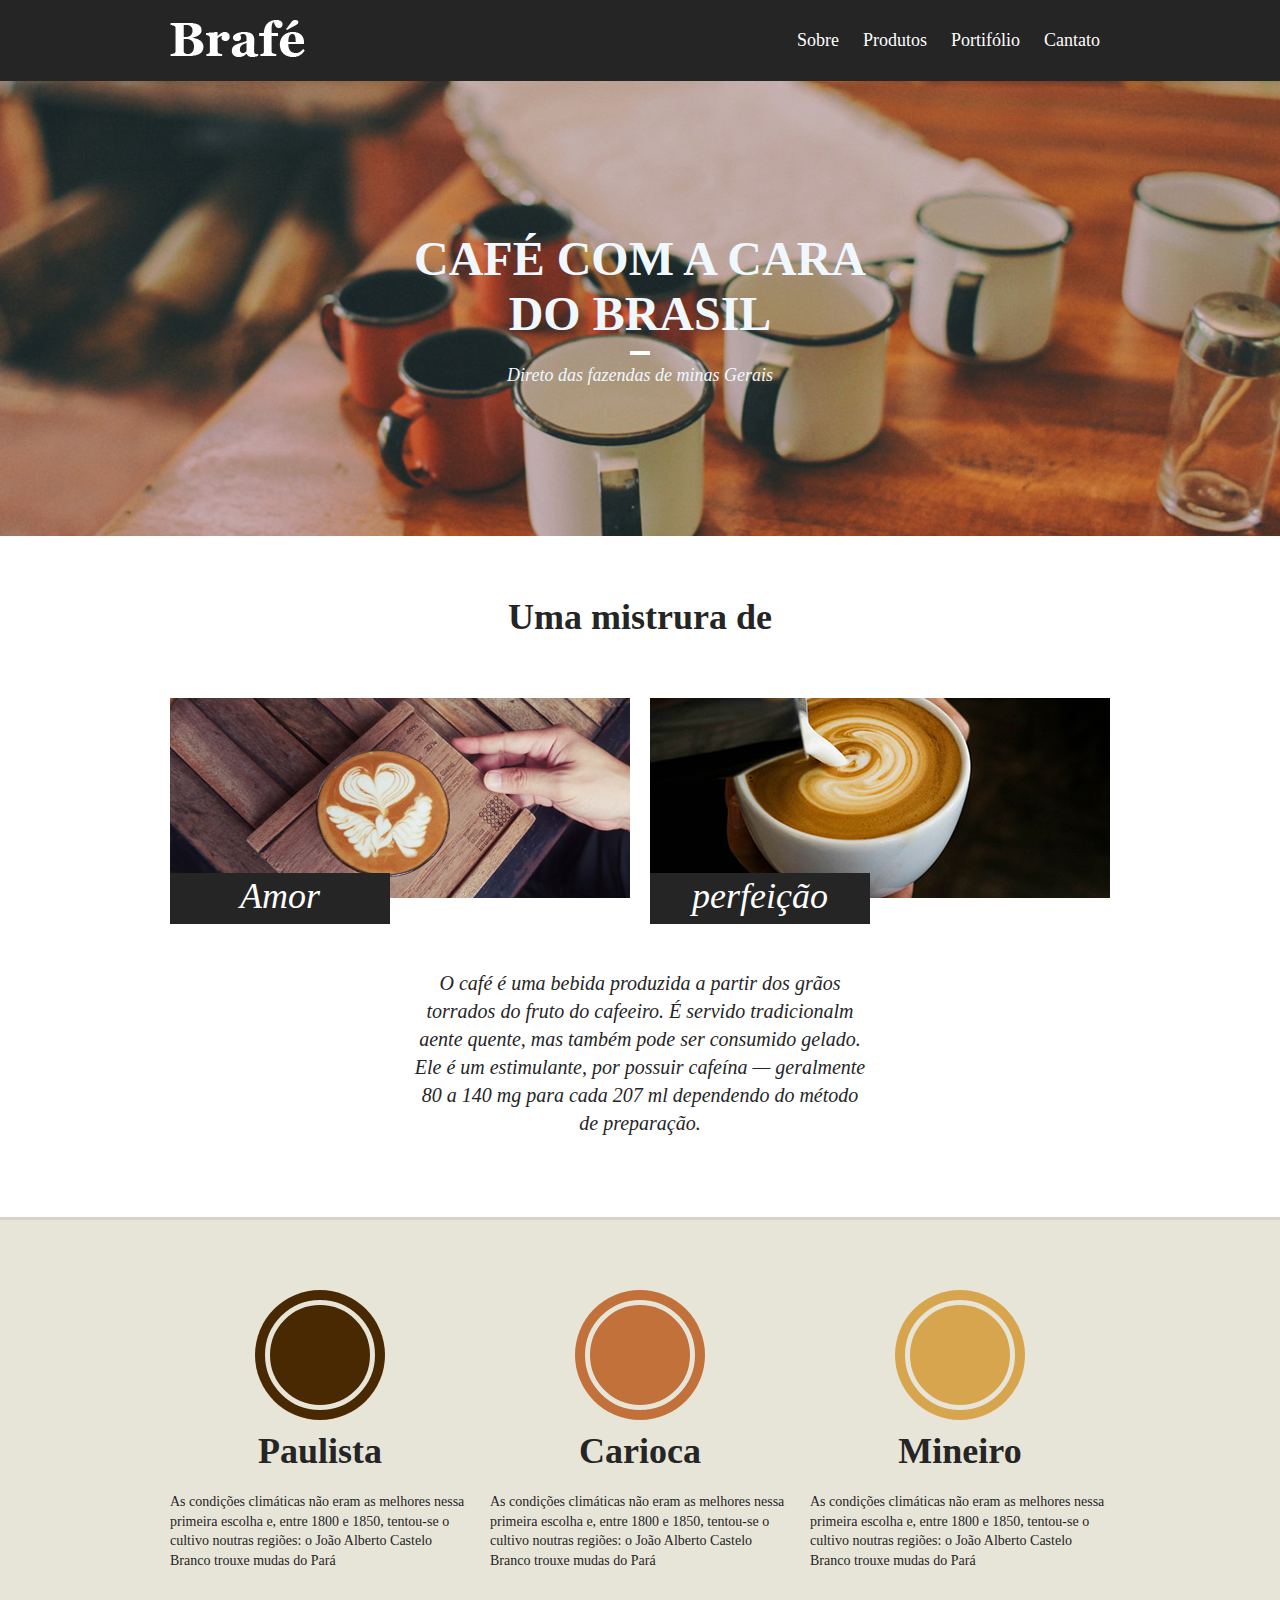
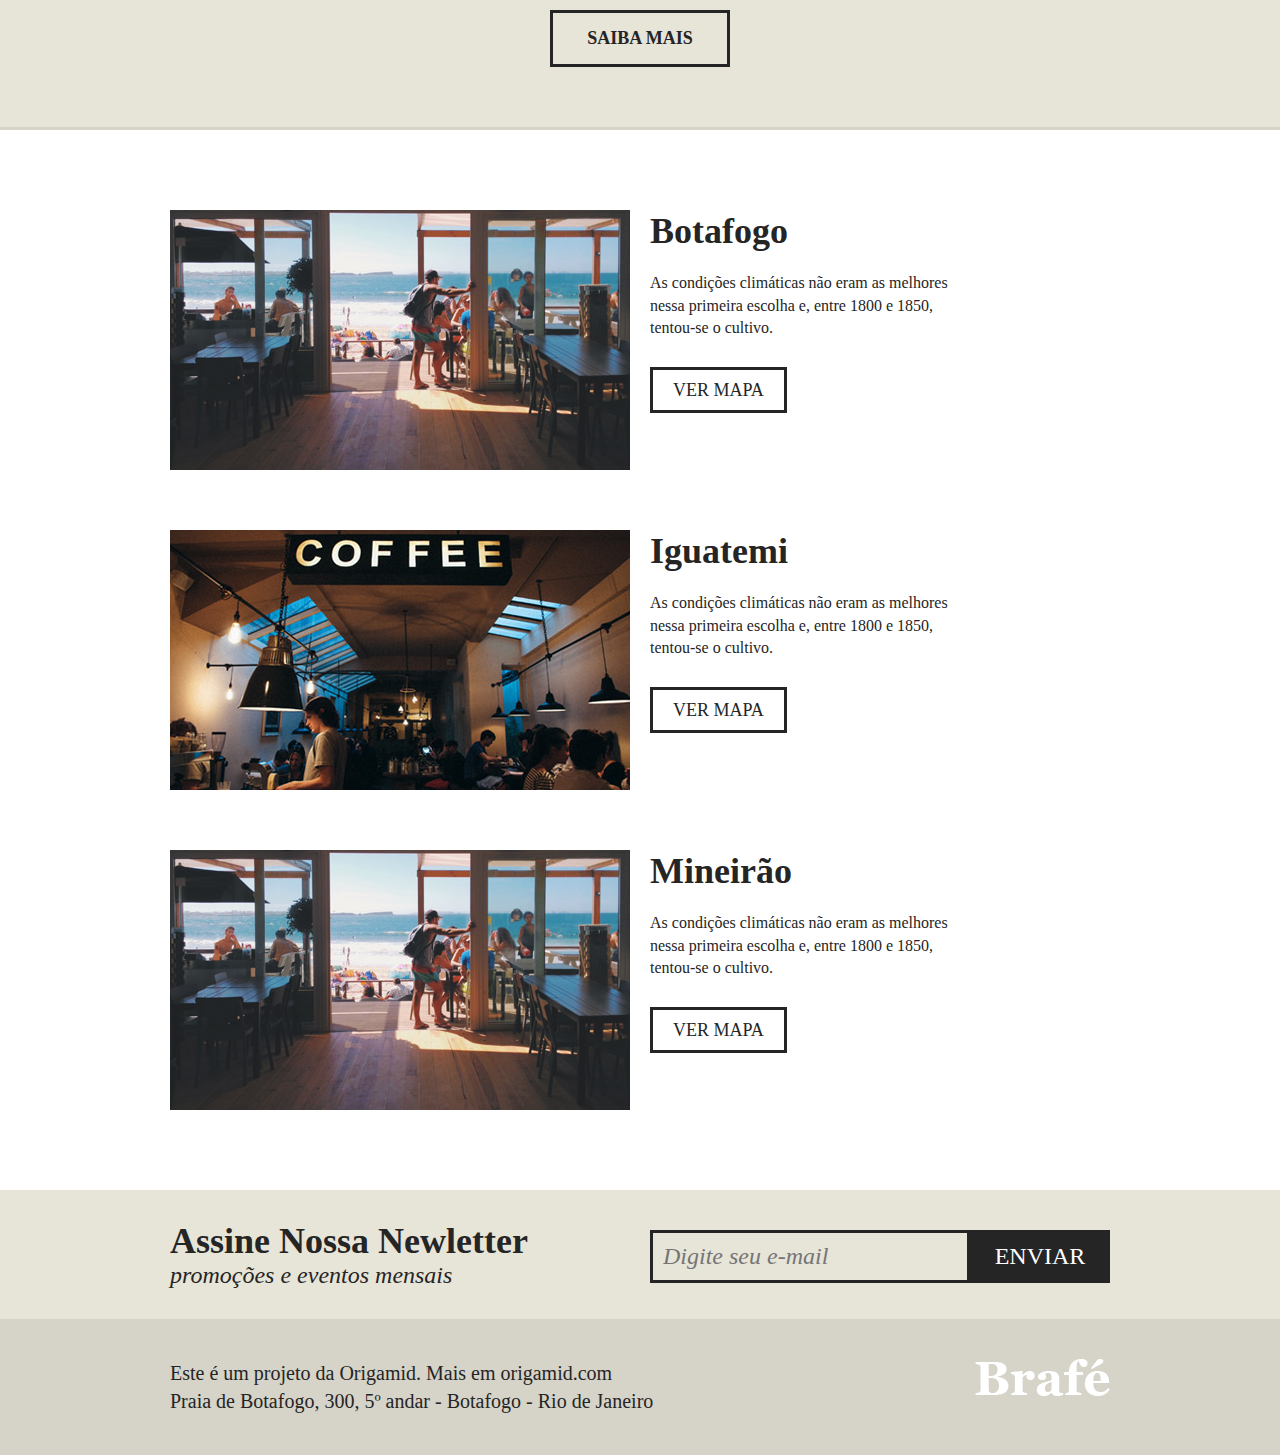
<file: Puro_Brafe/index.html>
<!DOCTYPE html>
<html lang="en">

<head>
  <meta charset="UTF-8">
  <meta name="viewport" content="width=device-width, initial-scale=1.0">
  <link rel="stylesheet" href="./style.css">
  <title>Brafé 1</title>
</head>

<body>
  <header class="menu">
    <div class="menu-container">
      <a class="menu-logo" href="#">
        <img src="img/brafe.png" alt="Brafé">
      </a>

      <nav class="menu-nav">
        <ul>
          <li><a href="#">Sobre</a></li>
          <li><a href="#">Produtos</a></li>
          <li><a href="#">Portifólio</a></li>
          <li><a href="#">Cantato</a></li>
        </ul>
      </nav>
    </div>
  </header>

  <main class="intro">
    <h1>Café com a cara<br> do Brasil</h1>
    <p>Direto das fazendas de minas Gerais</p>
  </main>

  <section class="sobre">
    <h2>Uma mistrura de</h2>
    <div class="sobre-container">
      <div class="sobre-item">
        <img src="./img/cafe-1.jpg" alt="">
        <h3>Amor</h3>
      </div>
      <div class="sobre-item">
        <img src="./img/cafe-2.jpg" alt="">
        <h3>perfeição</h3>
      </div>
    </div>
    <p>
      O café é uma bebida produzida a partir dos grãos torrados do fruto do cafeeiro. É servido tradicionalm aente quente, mas também pode ser consumido gelado. Ele é um estimulante, por possuir cafeína — geralmente 80 a 140 mg para cada 207 ml dependendo do método de preparação.
    </p>
  </section>

  <section class="produtos">
    <div class="produtos-container">
      <div class="produtos-item">
        <h2 class="produtos-paulista">Paulista</h2>
        <p>As condições climáticas não eram as melhores nessa primeira escolha e, entre 1800 e 1850, tentou-se o cultivo noutras regiões: o João Alberto Castelo Branco trouxe mudas do Pará
        </p>
      </div>
      <div class="produtos-item">
        <h2 class="produtos-carioca">Carioca</h2>
        <p>As condições climáticas não eram as melhores nessa primeira escolha e, entre 1800 e 1850, tentou-se o cultivo noutras regiões: o João Alberto Castelo Branco trouxe mudas do Pará
        </p>
      </div>
      <div class="produtos-item">
        <h2 class="produtos-mineiro">Mineiro</h2>
        <p>As condições climáticas não eram as melhores nessa primeira escolha e, entre 1800 e 1850, tentou-se o cultivo noutras regiões: o João Alberto Castelo Branco trouxe mudas do Pará
        </p>
      </div>
    </div>
    <a class="produtos-btn" href="#">Saiba Mais</a>
  </section>

  <section class="locais">
    <div class="locais-item">
      <img src="img/botafogo.jpg" alt="Brafé unidade Botafogo">
      <div>
        <h2>Botafogo</h2>
        <p>As condições climáticas não eram as melhores nessa primeira escolha e, entre 1800 e 1850, tentou-se o cultivo.</p>
        <a class="locais-btn" href="#">Ver Mapa</a>
      </div>
    </div>

    <div class="locais-item">
      <img src="img/iguatemi.jpg" alt="Brafé unidade Iguatemi">
      <div>
        <h2>Iguatemi</h2>
        <p>As condições climáticas não eram as melhores nessa primeira escolha e, entre 1800 e 1850, tentou-se o cultivo.</p>
        <a  class="locais-btn" href="#">Ver Mapa</a>
      </div>
    </div>

    <div class="locais-item">
      <img src="img/botafogo.jpg" alt="Brafé unidade Mineirão">
      <div>
        <h2>Mineirão</h2>
        <p>As condições climáticas não eram as melhores nessa primeira escolha e, entre 1800 e 1850, tentou-se o cultivo.</p>
        <a href="#">Ver Mapa</a>
      </div>
    </div>

  </section>

  <section class="assine">
    <div class="assine-container">
      <div class="assine-info">
        <h2>Assine Nossa Newletter</h2>
        <p>promoções e eventos mensais</p>
      </div>
      <form>
        <label for="">E-mail</label>
        <input type="text" placeholder="Digite seu e-mail">
        <button type="submit">Enviar</button>
      </form>
    </div>
  </section>

  <footer class="footer">
    <div class="footer-container">
      <p>Este é um projeto da Origamid. Mais em origamid.com <br> Praia de Botafogo, 300, 5º andar - Botafogo - Rio de Janeiro
      </p>
      <img src="./img/brafe.png" alt="Brafé">
    </div>
  </footer>
</body>

</html>
</file>
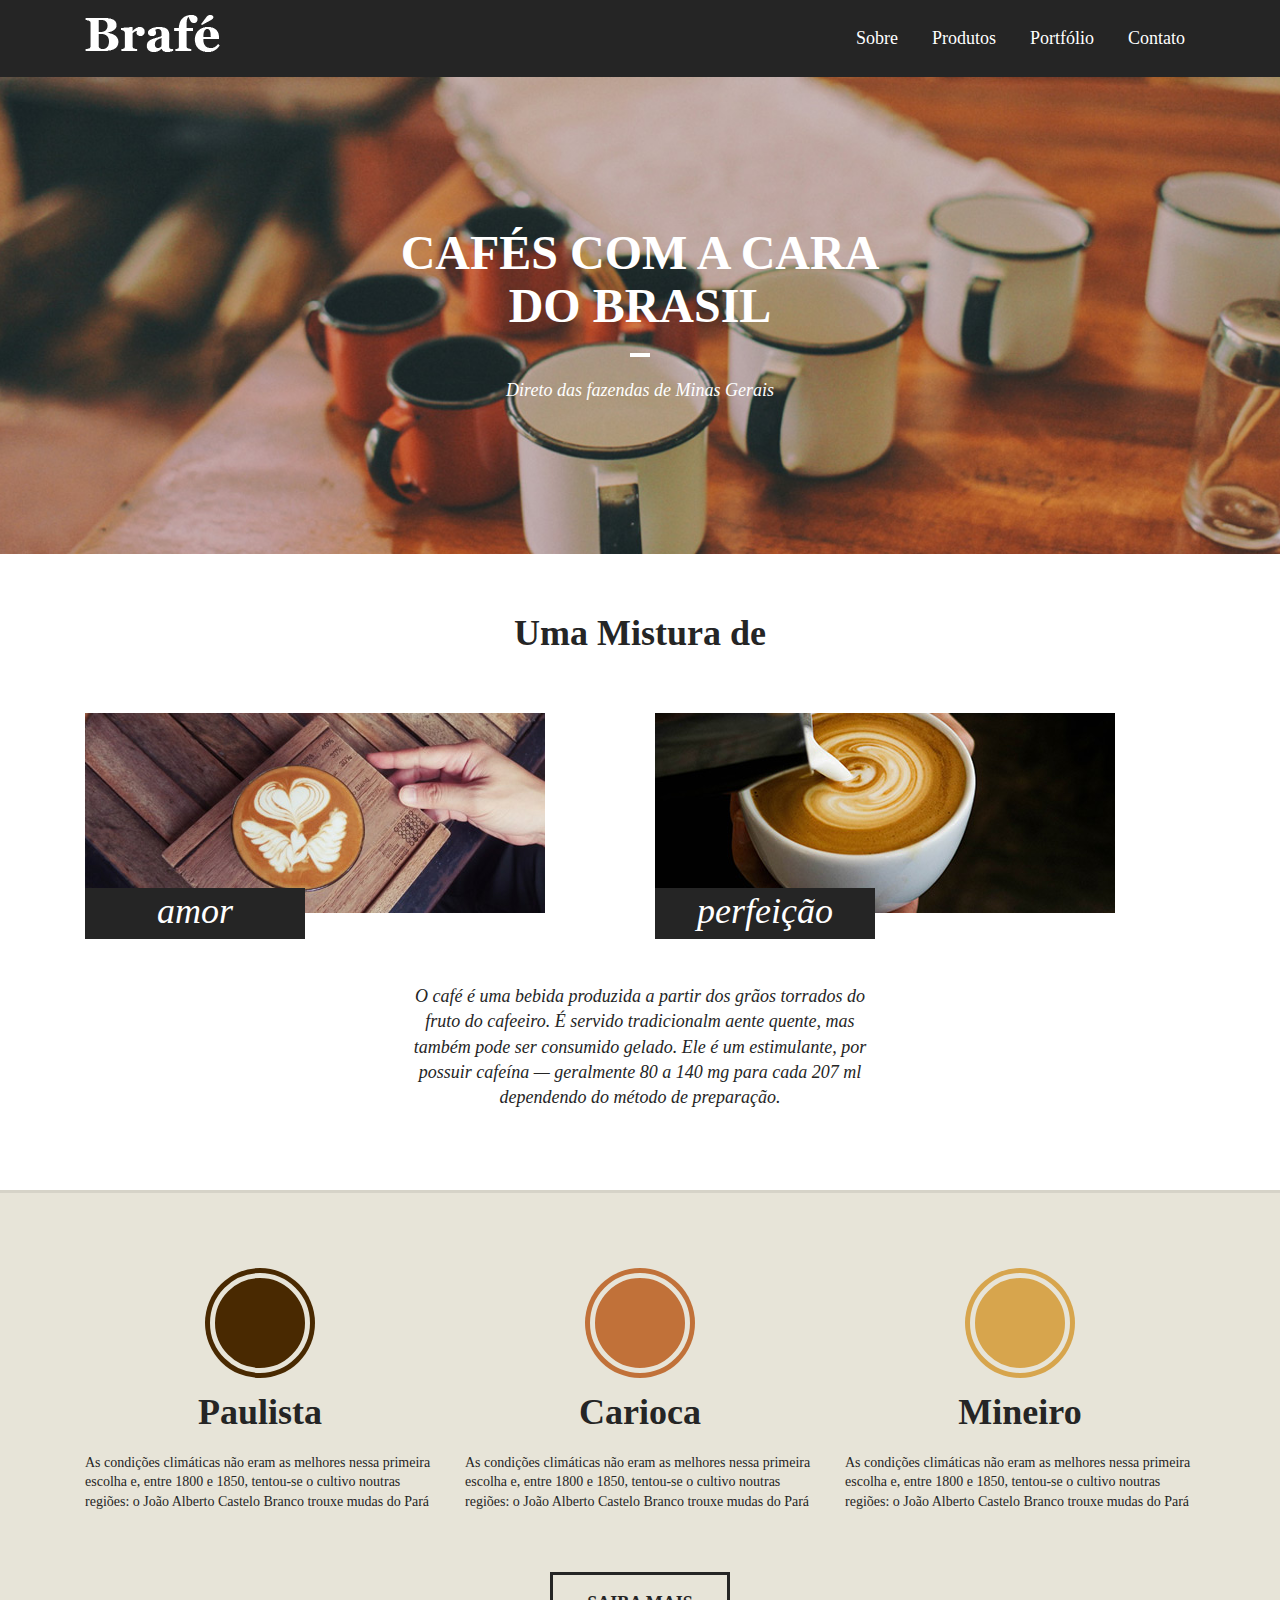
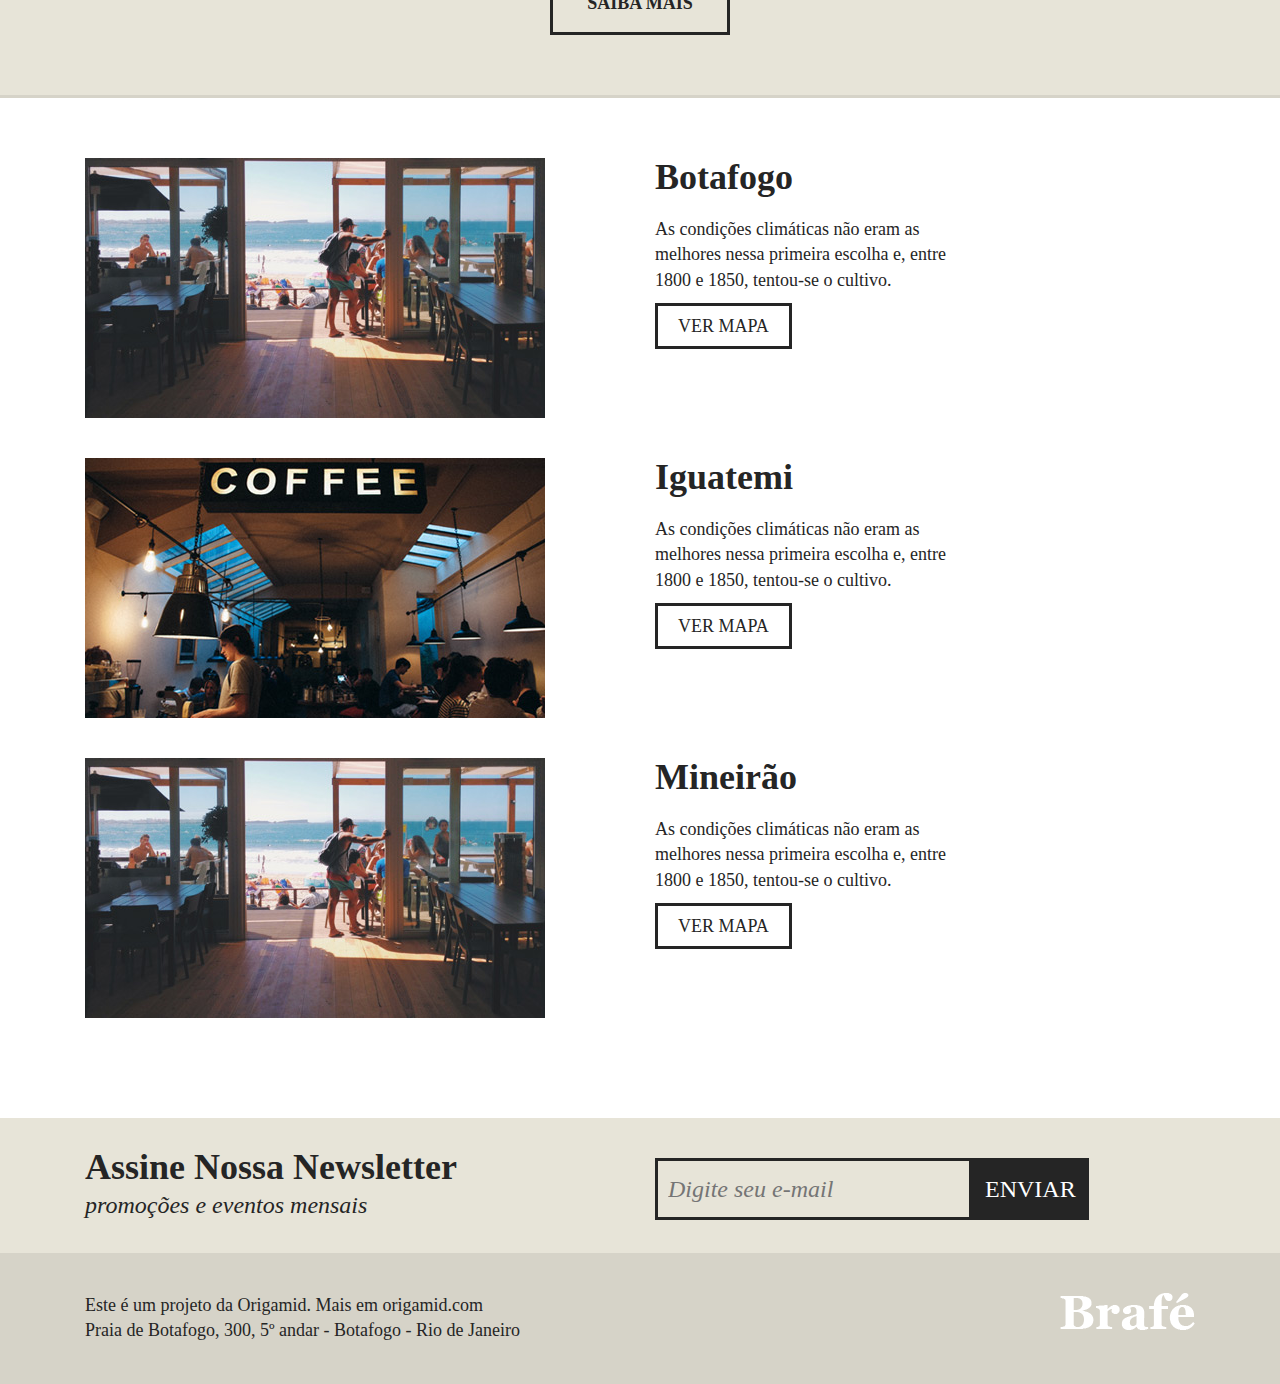
<file: Brafé_parte01/Bootstrap_Brafe/index.html>
<!DOCTYPE html>
<html>
<head>
	<title>Brafé 1</title>
	<meta charset="utf-8">
	<meta name="viewport" content="width=device-width, initial-scale=1, shrink-to-fit=no">
	<link rel="stylesheet" type="text/css" href="css/bootstrap.min.css">
	<link rel="stylesheet" type="text/css" href="css/style.css">
</head>
<body>
	
	<header class="menu">
		<div class="container">
			<div class="row">
				<a class="menu-logo col-md-4" href="#"><img src="img/brafe.png" alt="Brafé"></a>	
				<nav class="menu-nav col-md-8">
					<ul>
						<li><a href="#">Sobre</a></li>
						<li><a href="#">Produtos</a></li>
						<li><a href="#">Portfólio</a></li>
						<li><a href="#">Contato</a></li>
					</ul>
				</nav>
			</div>
		</div>
	</header>
	
	<main class="intro">
		<h1>Cafés com a cara<br>do Brasil</h1>
		<p>Direto das fazendas de Minas Gerais</p>
	</main>
	
	<section class="sobre container">
		<h2>Uma Mistura de</h2>
		<div class="row">
			<div class="col-sm sobre-item">
				<img src="img/cafe-1.jpg">
				<h3>amor</h3>
			</div>
			<div class="col-sm sobre-item">
				<img src="img/cafe-2.jpg">
				<h3>perfeição</h3>
			</div>
		</div>
		<p>O café é uma bebida produzida a partir dos grãos torrados do fruto do cafeeiro. É servido tradicionalm
aente quente, mas também pode ser consumido gelado. Ele é um estimulante, por possuir cafeína — geralmente 80 a 140 mg para cada 207 ml dependendo do método de preparação.</p>
	</section>
	
	<section class="produtos">
		<div class="container">
			<div class="row">
				<div class="produtos-item col-sm">
					<h2 class="produtos-paulista">Paulista</h2>
					<p>As condições climáticas não eram as melhores nessa primeira escolha e, entre 1800 e 1850, tentou-se o cultivo noutras regiões: o João Alberto Castelo Branco trouxe mudas do Pará</p>
				</div>
				<div class="produtos-item col-sm">
					<h2 class="produtos-carioca">Carioca</h2>
					<p>As condições climáticas não eram as melhores nessa primeira escolha e, entre 1800 e 1850, tentou-se o cultivo noutras regiões: o João Alberto Castelo Branco trouxe mudas do Pará</p>
				</div>
				<div class="produtos-item col-sm">
					<h2 class="produtos-mineiro">Mineiro</h2>
					<p>As condições climáticas não eram as melhores nessa primeira escolha e, entre 1800 e 1850, tentou-se o cultivo noutras regiões: o João Alberto Castelo Branco trouxe mudas do Pará</p>
				</div>
			</div>
			<a class="produtos-btn" href="#">Saiba Mais</a>
		</div>
	</section>
	
	<section class="locais container">
		<div class="locais-item row">
			<div class="col-sm">
				<img src="img/botafogo.jpg" alt="Brafé unidade Botafogo">
			</div>
			<div class="col-sm">
				<h2>Botafogo</h2>
				<p>As condições climáticas não eram as melhores nessa primeira escolha e, entre 1800 e 1850, tentou-se o cultivo.</p>
				<a href="#">Ver Mapa</a>
			</div>
		</div>
		
		<div class="locais-item row">
			<div class="col-sm">
				<img src="img/iguatemi.jpg" alt="Brafé unidade Iguatemi">
			</div>
			<div class="col-sm">
				<h2>Iguatemi</h2>
				<p>As condições climáticas não eram as melhores nessa primeira escolha e, entre 1800 e 1850, tentou-se o cultivo.</p>
				<a href="#">Ver Mapa</a>
			</div>
		</div>
		
		<div class="locais-item row">
			<div class="col-sm">
				<img src="img/botafogo.jpg" alt="Brafé unidade Mineirão">
			</div>
			<div class="col-sm">
				<h2>Mineirão</h2>
				<p>As condições climáticas não eram as melhores nessa primeira escolha e, entre 1800 e 1850, tentou-se o cultivo.</p>
				<a href="#">Ver Mapa</a>
			</div>
		</div>
	
	</section>
	
	<section class="assine">
		<div class="container">
			<div class="row">
				<div class="assine-info col-sm">
					<h2>Assine Nossa Newsletter</h2>
					<p>promoções e eventos mensais</p>
				</div>
				<form class="col-sm">
					<label>E-mail</label>
					<input type="text" placeholder="Digite seu e-mail">
					<button type="submit">Enviar</button>
				</form>
			</div>
		</div>
	</section>
	
	<footer class="footer">
		<div class="container">
			<div class="row">
				<p class="col-sm-8">Este é um projeto da Origamid. Mais em origamid.com<br>Praia de Botafogo, 300, 5º andar - Botafogo - Rio de Janeiro</p>
				<div class="col-sm">
					<img src="img/brafe.png" alt="Brafé">
				</div>
			</div>
		</div>
	</footer>
	
</body>
</html>
</file>
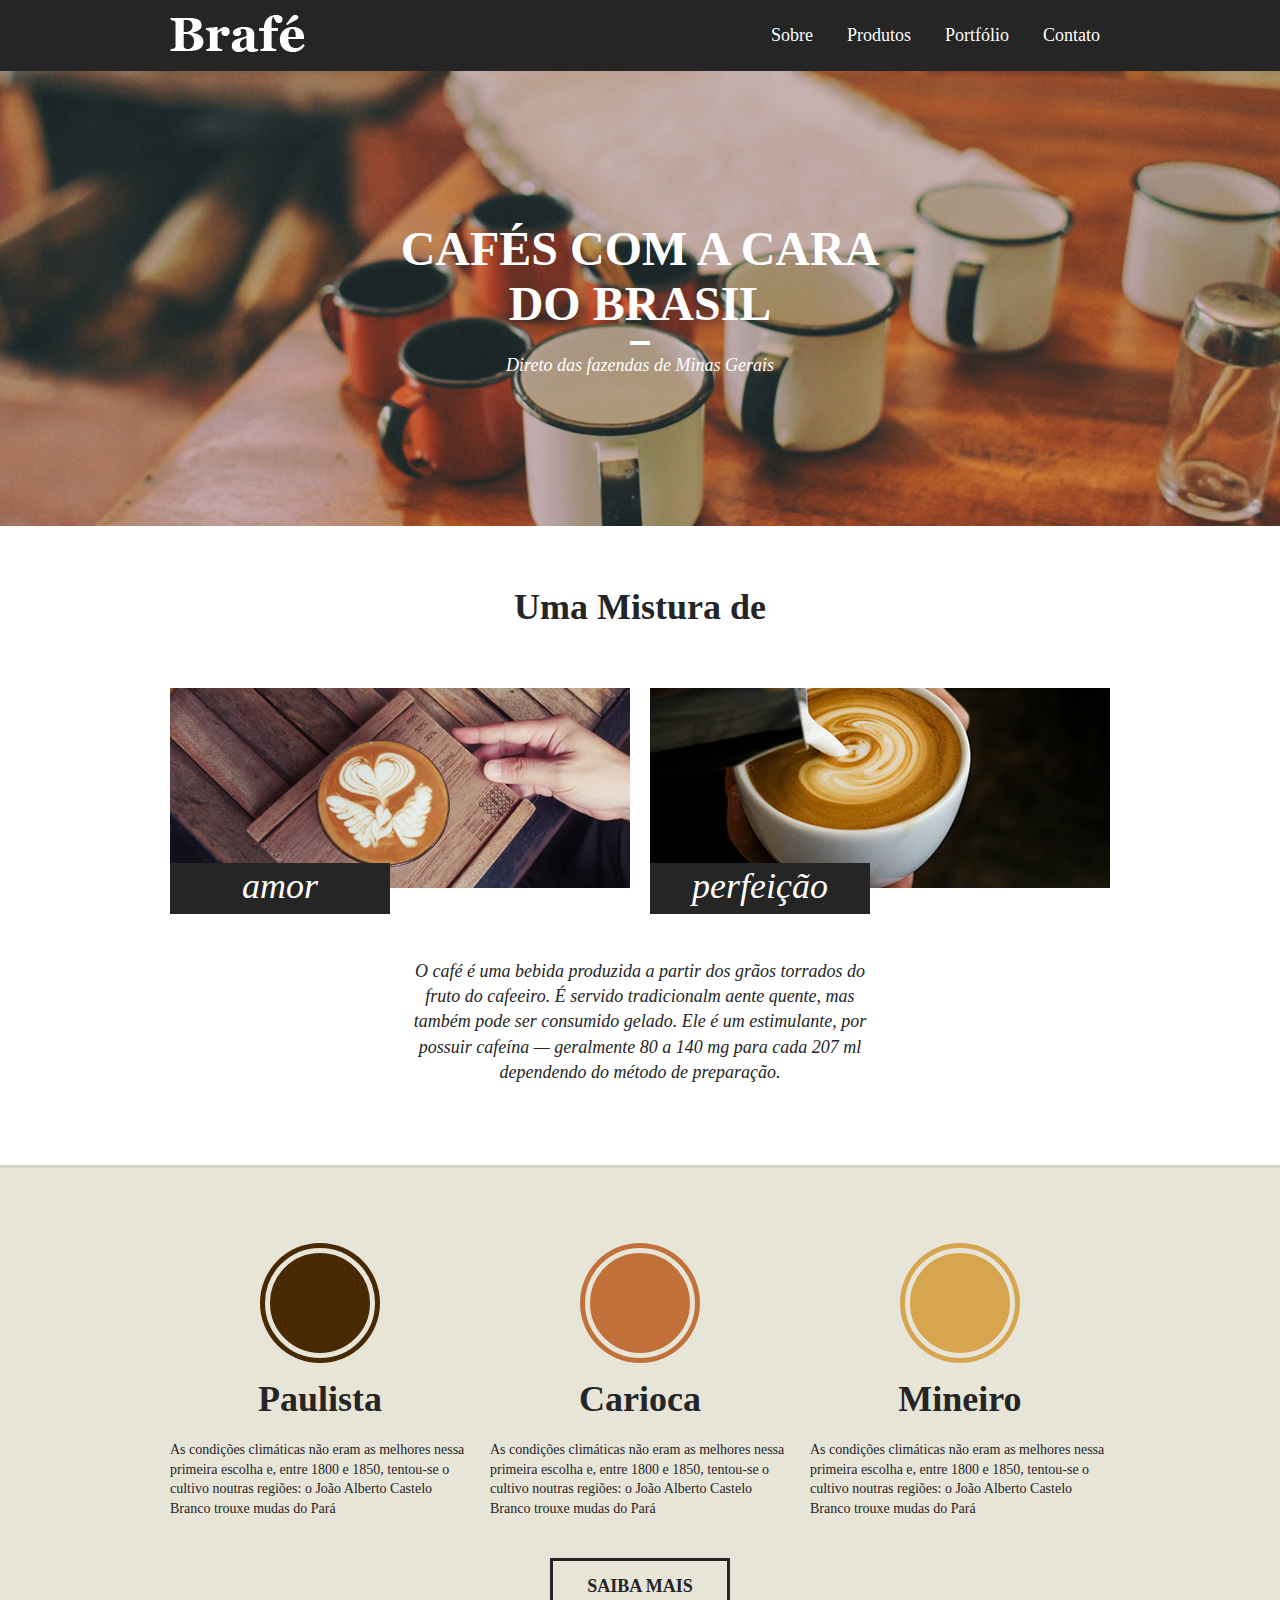
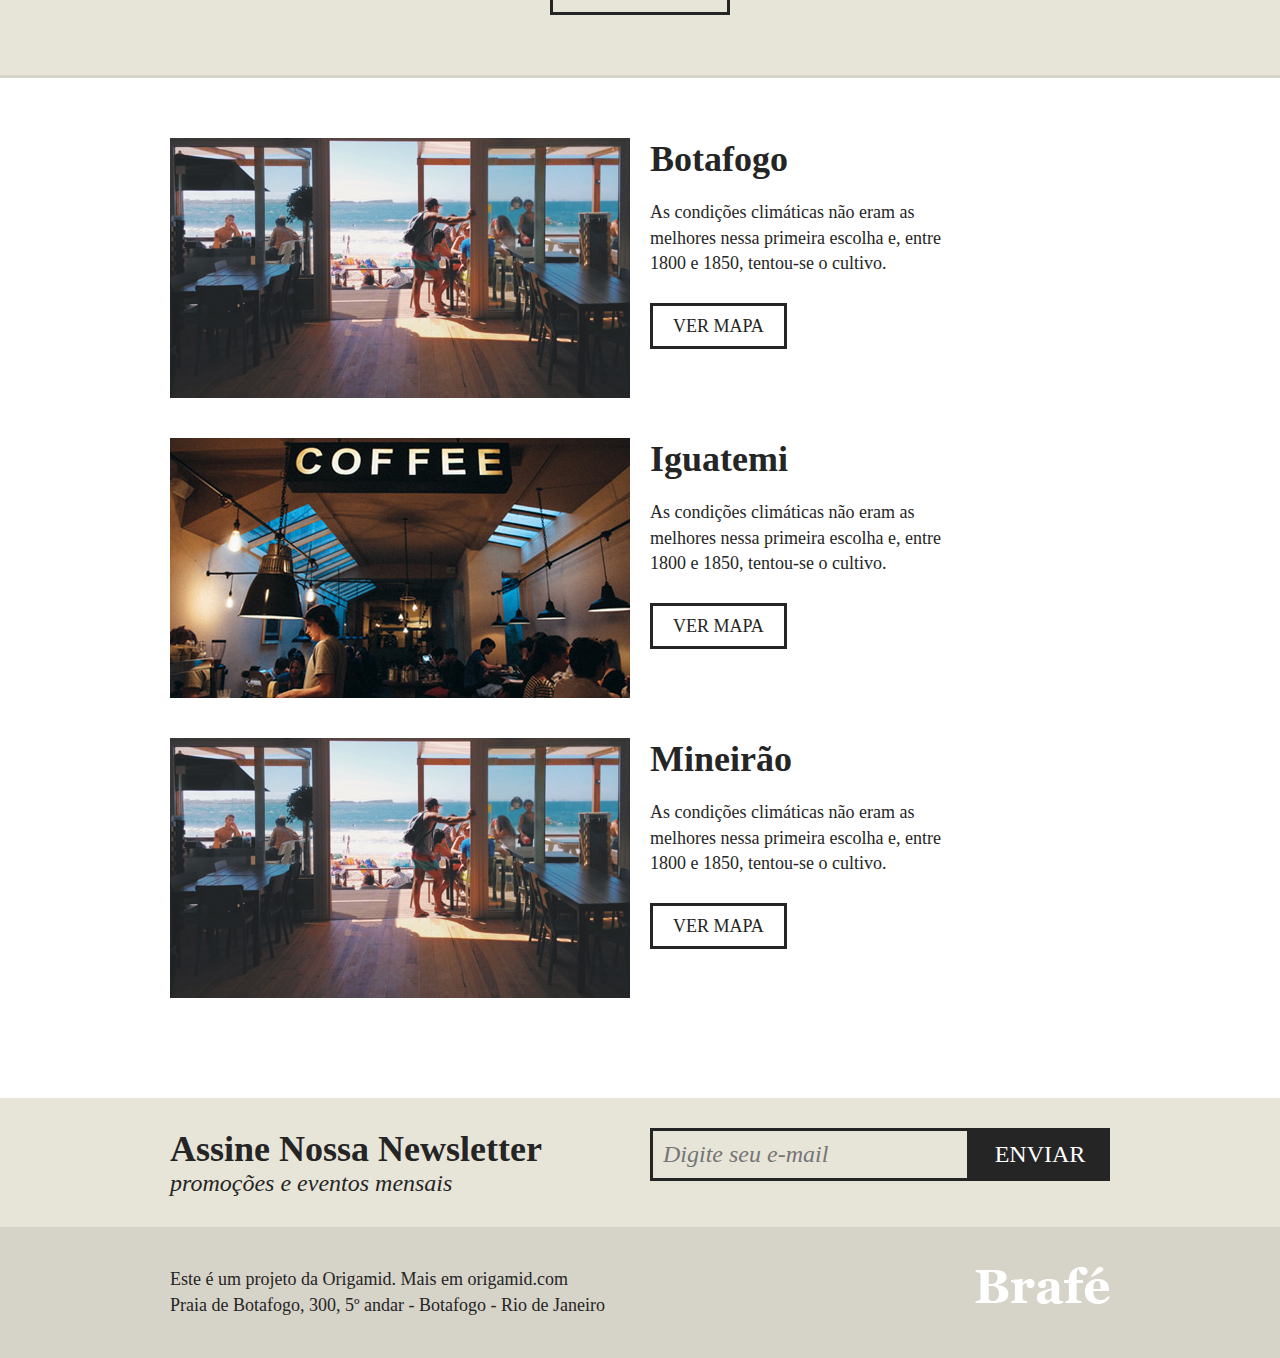
<file: Brafé_parte01/Grid_Brafe/index.html>
<!DOCTYPE html>
<html>
<head>
	<title>Brafé 1</title>
	<meta charset="utf-8">
	<meta name="viewport" content="width=device-width, initial-scale=1, shrink-to-fit=no">
	<link rel="stylesheet" type="text/css" href="css/grid.css">
	<link rel="stylesheet" type="text/css" href="css/style.css">
</head>
<body>
	
	<header class="menu">
		<div class="container">
			<a class="menu-logo grid-4" href="#"><img src="img/brafe.png" alt="Brafé"></a>	
			<nav class="menu-nav grid-8">
				<ul>
					<li><a href="#">Sobre</a></li>
					<li><a href="#">Produtos</a></li>
					<li><a href="#">Portfólio</a></li>
					<li><a href="#">Contato</a></li>
				</ul>
			</nav>
		</div>
	</header>
	
	<main class="intro">
		<h1>Cafés com a cara<br>do Brasil</h1>
		<p>Direto das fazendas de Minas Gerais</p>
	</main>
	
	<section class="sobre">
		<h2>Uma Mistura de</h2>
		<div class="container">
			<div class="sobre-item grid-6">
				<img src="img/cafe-1.jpg">
				<h3>amor</h3>
			</div>
			<div class="sobre-item grid-6">
				<img src="img/cafe-2.jpg">
				<h3>perfeição</h3>
			</div>
		</div>
		<p>O café é uma bebida produzida a partir dos grãos torrados do fruto do cafeeiro. É servido tradicionalm
aente quente, mas também pode ser consumido gelado. Ele é um estimulante, por possuir cafeína — geralmente 80 a 140 mg para cada 207 ml dependendo do método de preparação.</p>
	</section>
	
	<section class="produtos">
		<div class="container">
			<div class="produtos-item grid-4">
				<h2 class="produtos-paulista">Paulista</h2>
				<p>As condições climáticas não eram as melhores nessa primeira escolha e, entre 1800 e 1850, tentou-se o cultivo noutras regiões: o João Alberto Castelo Branco trouxe mudas do Pará</p>
			</div>
			<div class="produtos-item grid-4">
				<h2 class="produtos-carioca">Carioca</h2>
				<p>As condições climáticas não eram as melhores nessa primeira escolha e, entre 1800 e 1850, tentou-se o cultivo noutras regiões: o João Alberto Castelo Branco trouxe mudas do Pará</p>
			</div>
			<div class="produtos-item grid-4">
				<h2 class="produtos-mineiro">Mineiro</h2>
				<p>As condições climáticas não eram as melhores nessa primeira escolha e, entre 1800 e 1850, tentou-se o cultivo noutras regiões: o João Alberto Castelo Branco trouxe mudas do Pará</p>
			</div>
		</div>
		<a class="produtos-btn" href="#">Saiba Mais</a>
	</section>
	
	<section class="locais">
		<div class="locais-item container">
			<div class="grid-6">
				<img src="img/botafogo.jpg" alt="Brafé unidade Botafogo">
			</div>
			<div class="grid-6">
				<h2>Botafogo</h2>
				<p>As condições climáticas não eram as melhores nessa primeira escolha e, entre 1800 e 1850, tentou-se o cultivo.</p>
				<a href="#">Ver Mapa</a>
			</div>
		</div>
		
		<div class="locais-item container">
			<div class="grid-6">
				<img src="img/iguatemi.jpg" alt="Brafé unidade Iguatemi">
			</div>
			<div class="grid-6">
				<h2>Iguatemi</h2>
				<p>As condições climáticas não eram as melhores nessa primeira escolha e, entre 1800 e 1850, tentou-se o cultivo.</p>
				<a href="#">Ver Mapa</a>
			</div>
		</div>
		
		<div class="locais-item container">
			<div class="grid-6">
				<img src="img/botafogo.jpg" alt="Brafé unidade Mineirão">
			</div>
			<div class="grid-6">
				<h2>Mineirão</h2>
				<p>As condições climáticas não eram as melhores nessa primeira escolha e, entre 1800 e 1850, tentou-se o cultivo.</p>
				<a href="#">Ver Mapa</a>
			</div>
		</div>
	
	</section>
	
	<section class="assine">
		<div class="container">
			<div class="assine-info grid-6">
				<h2>Assine Nossa Newsletter</h2>
				<p>promoções e eventos mensais</p>
			</div>
			<form class="grid-6">
				<label>E-mail</label>
				<input type="text" placeholder="Digite seu e-mail">
				<button type="submit">Enviar</button>
			</form>
		</div>
	</section>
	
	<footer class="footer">
		<div class="container">
			<p class="grid-8">Este é um projeto da Origamid. Mais em origamid.com<br>Praia de Botafogo, 300, 5º andar - Botafogo - Rio de Janeiro</p>
			<div class="grid-4">
				<img src="img/brafe.png" alt="Brafé">
			</div>
		</div>
	</footer>
	
</body>
</html>
</file>
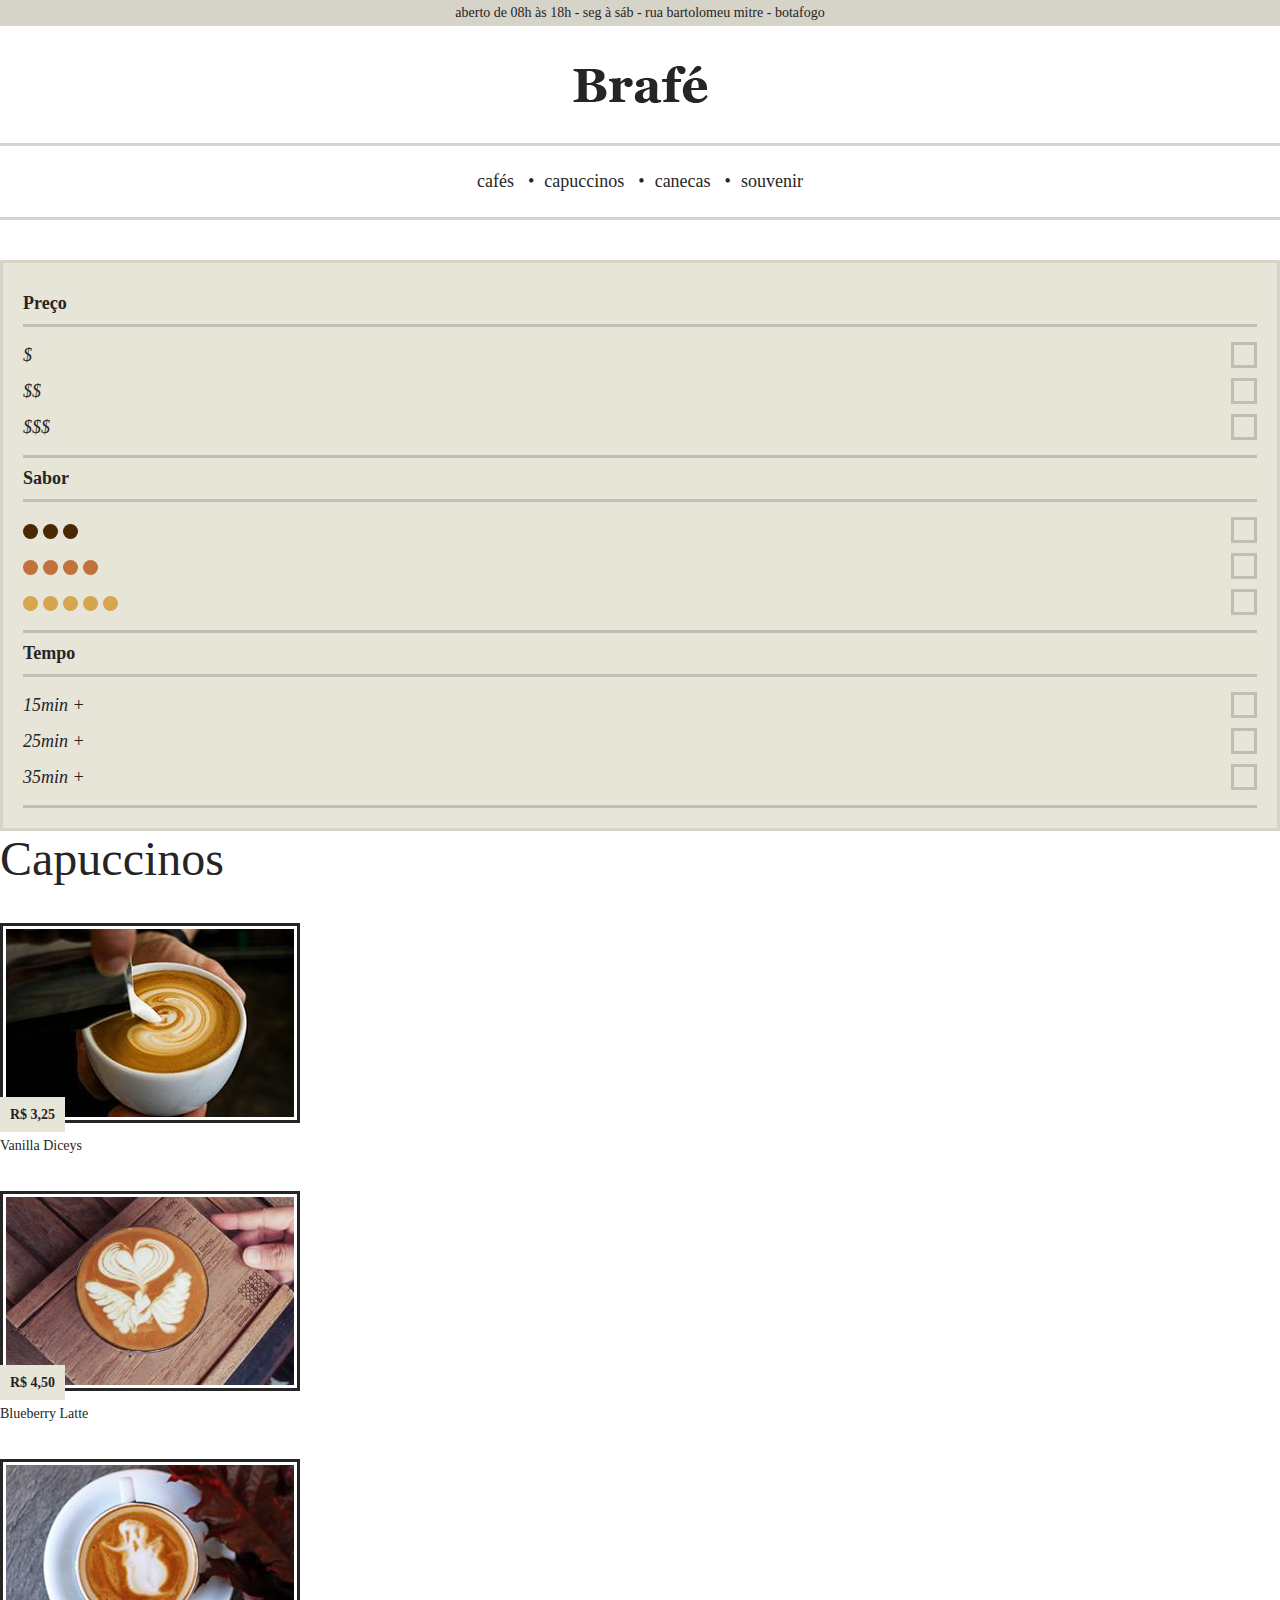
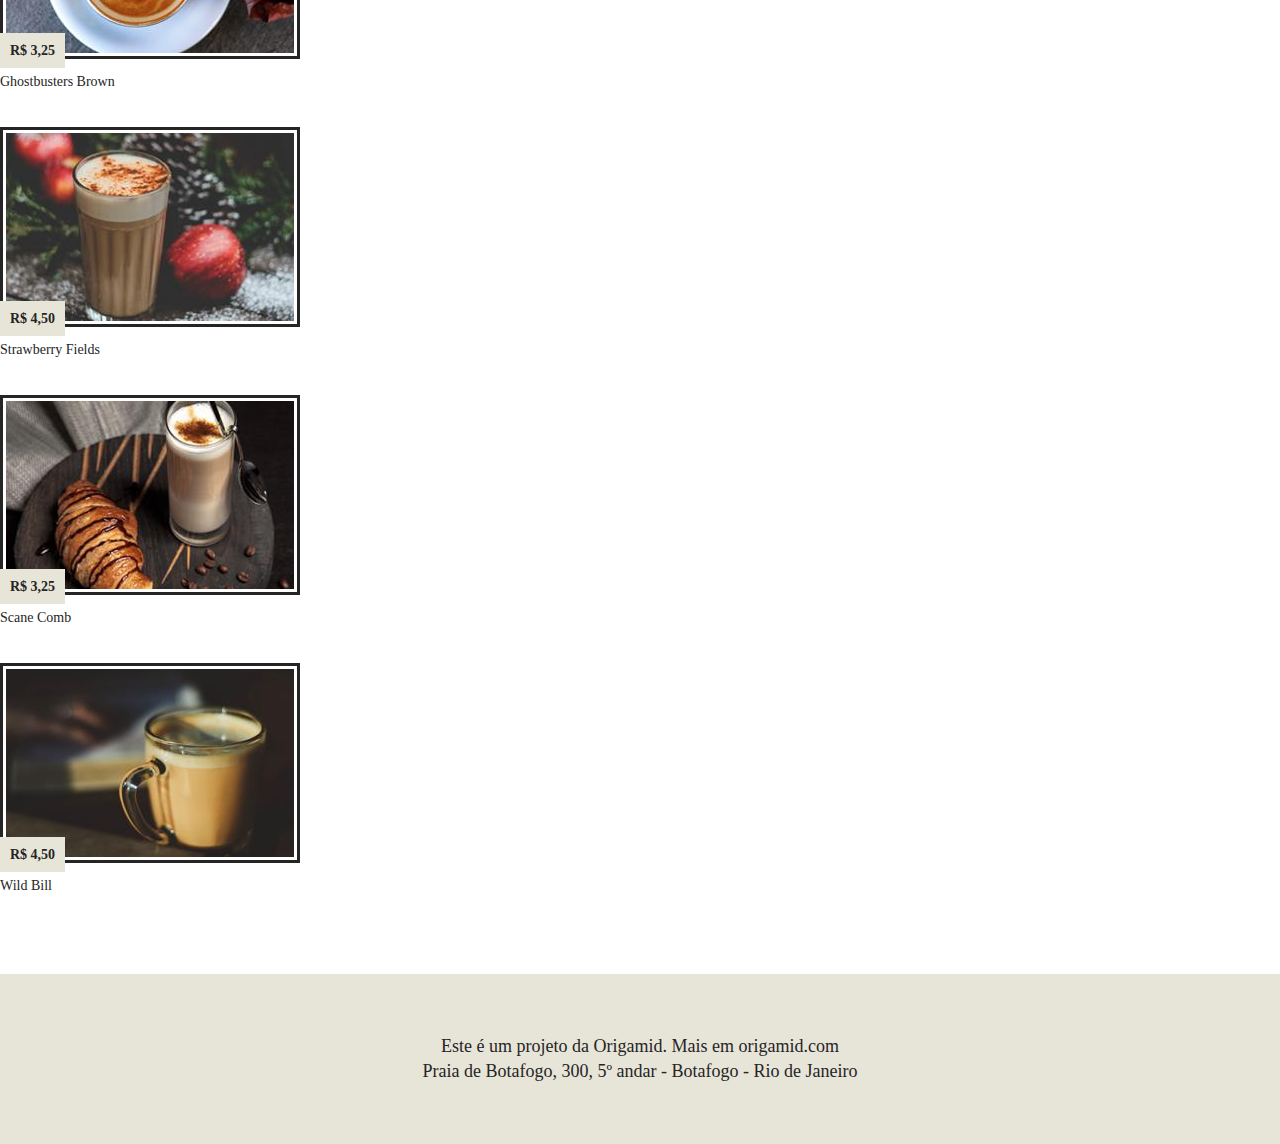
<file: Brafé_parte02/Bootstrap_Brafe/index.html>
<!DOCTYPE html>
<html>

<head>
	<title>Brafé 2</title>
	<meta charset="utf-8">
	<meta name="viewport" content="width=device-width, initial-scale=1, shrink-to-fit=no">
	<link rel="stylesheet" type="text/css" href="css/style.css">
</head>

<body>

	<body>

		<header>
			<div class="header-informacoes">
				<p>aberto de 08h às 18h - seg à sáb - rua bartolomeu mitre - botafogo</p>
			</div>
			<a class="header-logo" href="index.html">
				<img src="img/brafe.png" alt="Brafé">
			</a>
			<nav class="header-menu">
				<ul>
					<li><a href="#">cafés</a></li>
					<li><a href="#">capuccinos</a></li>
					<li><a href="#">canecas</a></li>
					<li><a href="#">souvenir</a></li>
				</ul>
			</nav>
		</header>

		<div class="container">
			<div class="row">
				<nav class="filtro col-md-4">
					<h2>Preço</h2>
					<ul>
						<li>$</li>
						<li>$$</li>
						<li>$$$</li>
					</ul>
					<h2>Sabor</h2>
					<ul class="sabor">
						<li><span class="sabor-3">Marrom</span></li>
						<li><span class="sabor-4">Laranja</span></li>
						<li><span class="sabor-5">Amarelo</span></li>
					</ul>
					<h2>Tempo</h2>
					<ul>
						<li>15min +</li>
						<li>25min +</li>
						<li>35min +</li>
					</ul>
				</nav>

				<section class="produtos col-md-8">
					<h1>Capuccinos</h1>
					<ul class="row">
						<li class="col-6">
							<img src="img/cafe-1.jpg" alt="Café 1">
							<span>R$ 3,25</span>
							<h2>Vanilla Diceys</h2>
						</li>

						<li class="col-6">
							<img src="img/cafe-2.jpg" alt="Café 1">
							<span>R$ 4,50</span>
							<h2>Blueberry Latte</h2>
						</li>

						<li class="col-6">
							<img src="img/cafe-3.jpg" alt="Café 1">
							<span>R$ 3,25</span>
							<h2>Ghostbusters Brown</h2>
						</li>

						<li class="col-6">
							<img src="img/cafe-4.jpg" alt="Café 1">
							<span>R$ 4,50</span>
							<h2>Strawberry Fields</h2>
						</li>

						<li class="col-6">
							<img src="img/cafe-5.jpg" alt="Café 1">
							<span>R$ 3,25</span>
							<h2>Scane Comb</h2>
						</li>

						<li class="col-6">
							<img src="img/cafe-6.jpg" alt="Café 1">
							<span>R$ 4,50</span>
							<h2>Wild Bill</h2>
						</li>
					</ul>
				</section>
			</div>
		</div>

		<footer class="footer">
			<p>Este é um projeto da Origamid. Mais em origamid.com</p>
			<p>Praia de Botafogo, 300, 5º andar - Botafogo - Rio de Janeiro</p>
		</footer>
	</body>

</html>
</file>
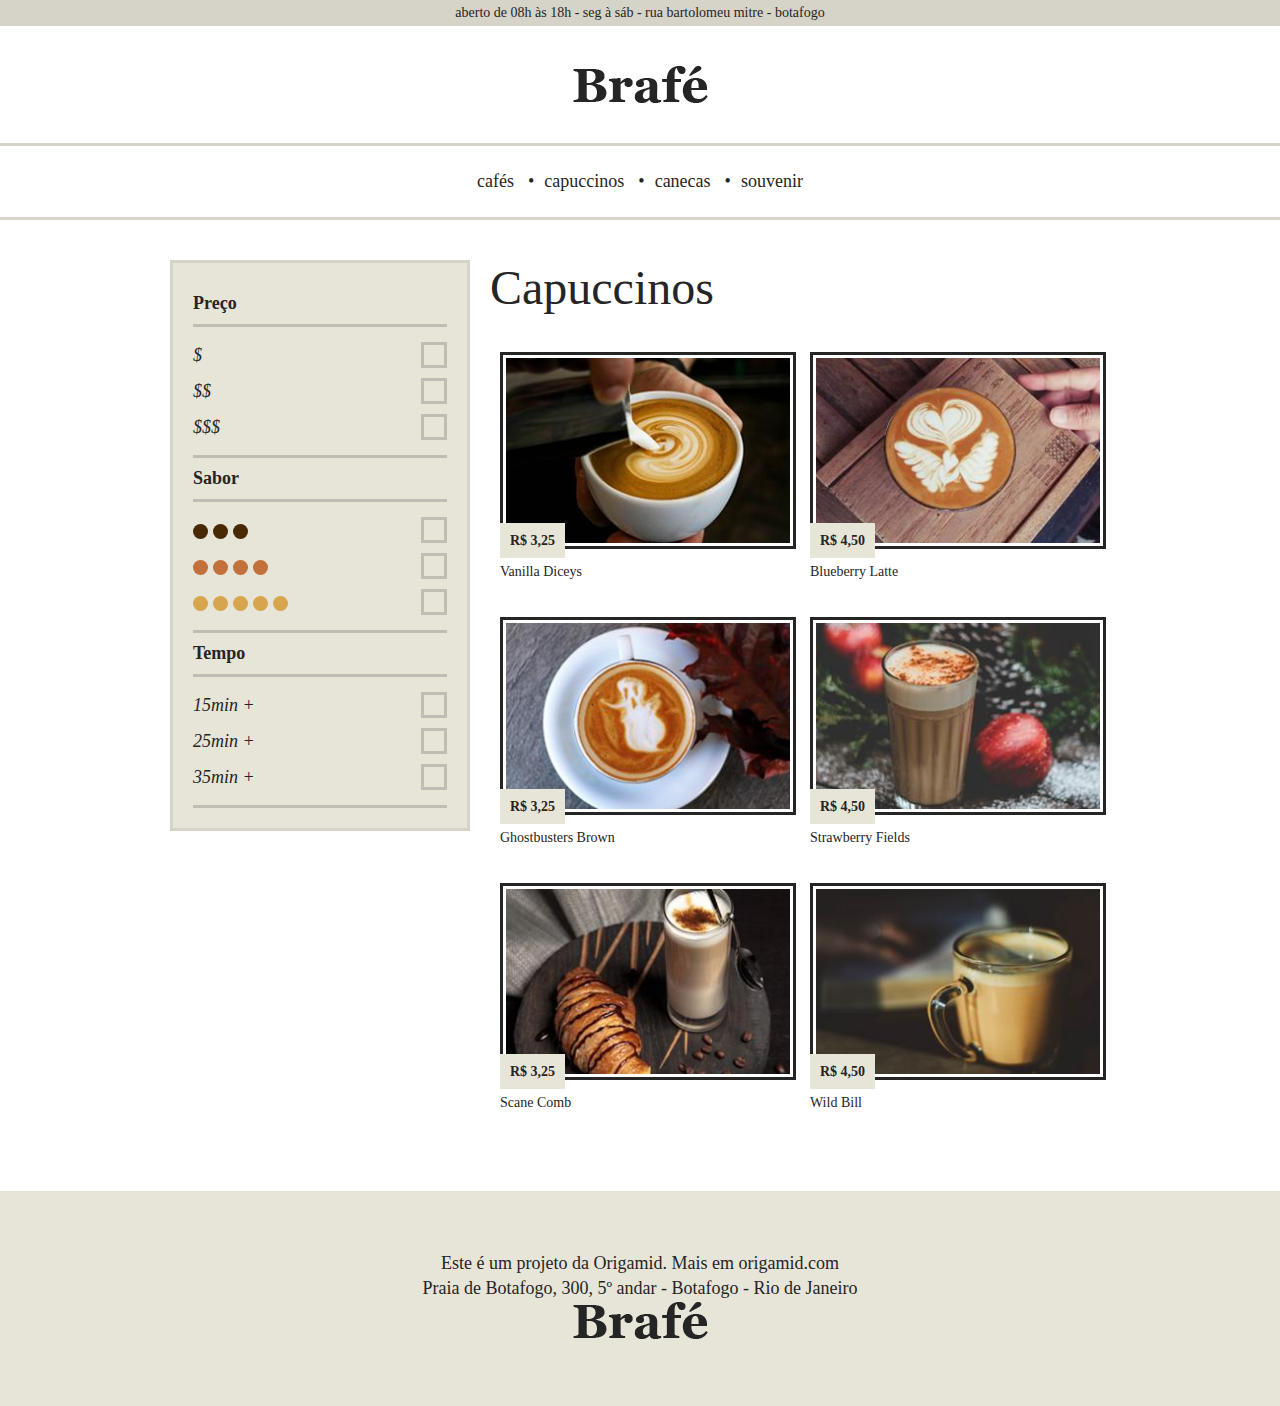
<file: Brafé_parte02/Flex_Brafe/index.html>
<!DOCTYPE html>
<html>

<head>
	<title>Brafé 1</title>
	<meta charset="utf-8">
	<meta name="viewport" content="width=device-width, initial-scale=1, shrink-to-fit=no">
	<link rel="stylesheet" type="text/css" href="./css/style.css">
	<link rel="stylesheet" href="./css/flex.css">
</head>

<body>

	<header>
		<div class="header-informacoes">
			<p>aberto de 08h às 18h - seg à sáb - rua bartolomeu mitre - botafogo</p>
		</div>
		<a class="header-logo" href="index.html">
			<img src="img/brafe.png" alt="Brafé">
		</a>
		<nav class="header-menu">
			<ul>
				<li><a href="#">cafés</a></li>
				<li><a href="#">capuccinos</a></li>
				<li><a href="#">canecas</a></li>
				<li><a href="#">souvenir</a></li>
			</ul>
		</nav>
	</header>
	
	<div class="flex">
		<nav class="filtro flex-item-4">
			<h2>Preço</h2>
			<ul>
				<li>$</li>
				<li>$$</li>
				<li>$$$</li>
			</ul>
			<h2>Sabor</h2>
			<ul class="sabor">
				<li><span class="sabor-3">Marrom</span></li>
				<li><span class="sabor-4">Laranja</span></li>
				<li><span class="sabor-5">Amarelo</span></li>
			</ul>
			<h2>Tempo</h2>
			<ul>
				<li>15min +</li>
				<li>25min +</li>
				<li>35min +</li>
			</ul>
		</nav>
		
		<section class="produtos flex-item-8">
			<h1>Capuccinos</h1>
			<ul class="flex">
				<li class="flex-item-6">
					<img src="img/cafe-1.jpg" alt="Café 1">
					<span>R$ 3,25</span>
					<h2>Vanilla Diceys</h2>
				</li>
				
				<li class="flex-item-6">
					<img src="img/cafe-2.jpg" alt="Café 1">
					<span>R$ 4,50</span>
					<h2>Blueberry Latte</h2>
				</li>
				
				<li class="flex-item-6">
					<img src="img/cafe-3.jpg" alt="Café 1">
					<span>R$ 3,25</span>
					<h2>Ghostbusters Brown</h2>
				</li>
				
				<li class="flex-item-6">
					<img src="img/cafe-4.jpg" alt="Café 1">
					<span>R$ 4,50</span>
					<h2>Strawberry Fields</h2>
				</li>
				
				<li class="flex-item-6">
					<img src="img/cafe-5.jpg" alt="Café 1">
					<span>R$ 3,25</span>
					<h2>Scane Comb</h2>
				</li>
				
				<li class="flex-item-6">
					<img src="img/cafe-6.jpg" alt="Café 1">
					<span>R$ 4,50</span>
					<h2>Wild Bill</h2>
				</li>
			</ul>
		</section>
	</div>

	<footer class="footer">
			<p>Este é um projeto da Origamid. Mais em origamid.com<br>Praia de Botafogo, 300, 5º andar - Botafogo - Rio de Janeiro</p>
			<div>
				<img src="img/brafe.png" alt="Brafé">
			</div>
	</footer>

</body>

</html>
</file>
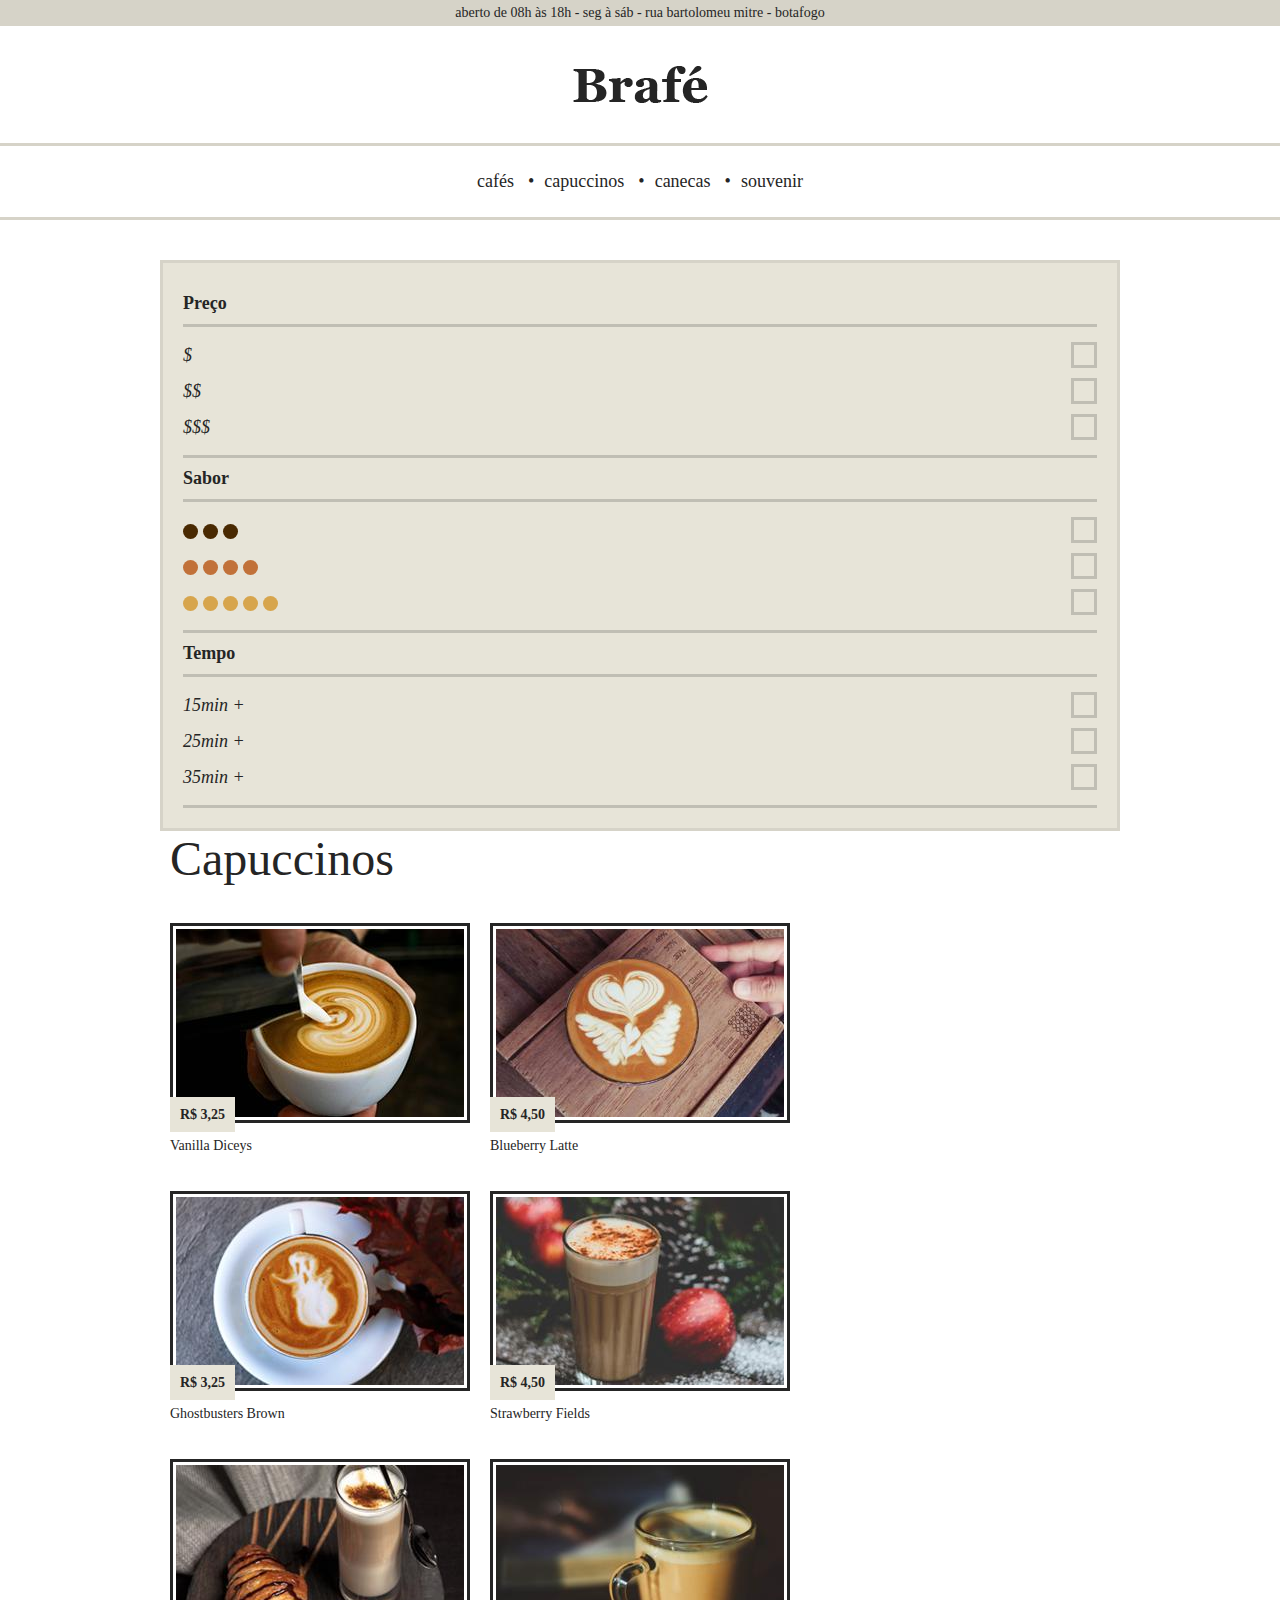
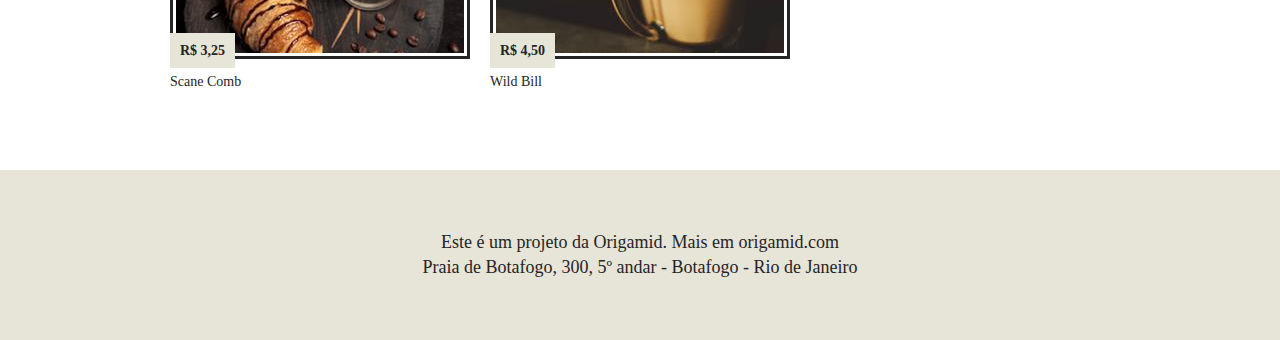
<file: Brafé_parte02/Grid_Brafe/index.html>
<!DOCTYPE html>
<html>

<head>
	<title>Brafé 2</title>
	<meta charset="utf-8">
	<meta name="viewport" content="width=device-width, initial-scale=1, shrink-to-fit=no">
	<link rel="stylesheet" type="text/css" href="css/style.css">
	<link rel="stylesheet" href="./css/grid.css">
</head>

<body>

	<header>
		<div class="header-informacoes">
			<p>aberto de 08h às 18h - seg à sáb - rua bartolomeu mitre - botafogo</p>
		</div>
		<a class="header-logo" href="index.html">
			<img src="img/brafe.png" alt="Brafé">
		</a>
		<nav class="header-menu">
			<ul>
				<li><a href="#">cafés</a></li>
				<li><a href="#">capuccinos</a></li>
				<li><a href="#">canecas</a></li>
				<li><a href="#">souvenir</a></li>
			</ul>
		</nav>
	</header>

	<div class="container">
		<nav class="filtro">
			<h2>Preço</h2>
			<ul>
				<li>$</li>
				<li>$$</li>
				<li>$$$</li>
			</ul>
			<h2>Sabor</h2>
			<ul class="sabor">
				<li><span class="sabor-3">Marrom</span></li>
				<li><span class="sabor-4">Laranja</span></li>
				<li><span class="sabor-5">Amarelo</span></li>
			</ul>
			<h2>Tempo</h2>
			<ul>
				<li>15min +</li>
				<li>25min +</li>
				<li>35min +</li>
			</ul>
		</nav>

		<section class="produtos grid-8">
			<h1>Capuccinos</h1>
			<ul class="row">
				<li class="grid-mobile-6">
					<img src="img/cafe-1.jpg" alt="Café 1">
					<span>R$ 3,25</span>
					<h2>Vanilla Diceys</h2>
				</li>

				<li class="grid-mobile-6">
					<img src="img/cafe-2.jpg" alt="Café 1">
					<span>R$ 4,50</span>
					<h2>Blueberry Latte</h2>
				</li>

				<li class="grid-mobile-6">
					<img src="img/cafe-3.jpg" alt="Café 1">
					<span>R$ 3,25</span>
					<h2>Ghostbusters Brown</h2>
				</li>

				<li class="grid-mobile-6">
					<img src="img/cafe-4.jpg" alt="Café 1">
					<span>R$ 4,50</span>
					<h2>Strawberry Fields</h2>
				</li>

				<li class="grid-mobile-6">
					<img src="img/cafe-5.jpg" alt="Café 1">
					<span>R$ 3,25</span>
					<h2>Scane Comb</h2>
				</li>

				<li class="grid-mobile-6">
					<img src="img/cafe-6.jpg" alt="Café 1">
					<span>R$ 4,50</span>
					<h2>Wild Bill</h2>
				</li>
			</ul>
		</section>
	</div>

	<footer class="footer">
		<p>Este é um projeto da Origamid. Mais em origamid.com</p>
		<p>Praia de Botafogo, 300, 5º andar - Botafogo - Rio de Janeiro</p>
	</footer>

</body>

</html>
</file>
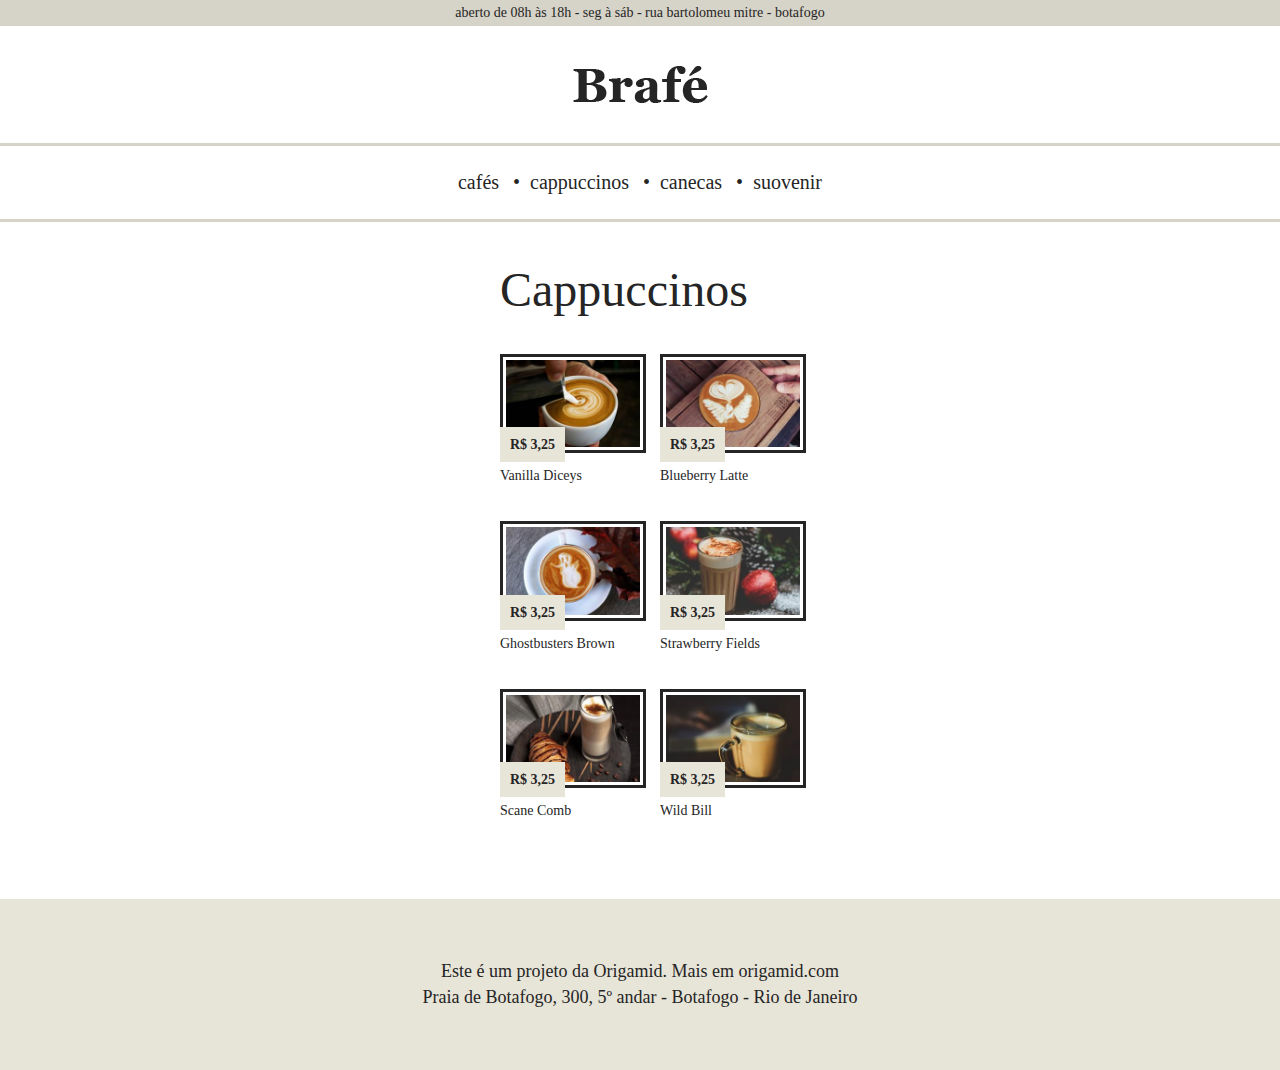
<file: Brafé_parte02/Puro_Brafe/index.html>
<!DOCTYPE html>
<html lang="en">

<head>
  <meta charset="UTF-8">
  <meta name="viewport" content="width=device-width, initial-scale=1.0">
  <link rel="stylesheet" href="./style.css">
  <title>Brafé parte02</title>
</head>

<body>
  <header>
    <div class="header-informacoes">
      <p>
        aberto de 08h às 18h - seg à sáb - rua bartolomeu mitre - botafogo </p>
    </div>
    <a class="header-logo" href="index.html">
      <img src="img/brafe.png" alt="Brafé">
    </a>

    <nav class="header-menu">
      <ul>
        <li><a href="#">cafés</a></li>
        <li><a href="#">cappuccinos</a></li>
        <li><a href="#">canecas</a></li>
        <li><a href="#">suovenir</a></li>
      </ul>
    </nav>

  </header>

  <div class="container">
    <nav class="filtro">
      <h2>Preço</h2>
      <ul>
        <li>$</li>
        <li>$$</li>
        <li>$$$</li>
      </ul>
      <h2>Sabor</h2>
      <ul class="sabor">
        <li><span class="sabor-3">Marrom</span></li>
        <li><span class="sabor-4">Laranja</span></li>
        <li><span class="sabor-5">Amarelo</span></li>
      </ul>
      <h2>Tempo</h2>
      <ul>
        <li>15min +</li>
        <li>25min +</li>
        <li>35min +</li>
      </ul>
    </nav>

    <section class="produtos">
      <h1>Cappuccinos</h1>
      <ul>
        <li>
          <img src="img/cafe-1.jpg" alt="Café 1">
          <span>R$ 3,25</span>
          <h2>Vanilla Diceys</h2>
        </li>

        <li>
          <img src="img/cafe-2.jpg" alt="Café 1">
          <span>R$ 3,25</span>
          <h2>Blueberry Latte</h2>
        </li>

        <li>
          <img src="img/cafe-3.jpg" alt="Café 1">
          <span>R$ 3,25</span>
          <h2>Ghostbusters Brown</h2>
        </li>

        <li>
          <img src="img/cafe-4.jpg" alt="Café 1">
          <span>R$ 3,25</span>
          <h2>Strawberry Fields</h2>
        </li>

        <li>
          <img src="img/cafe-5.jpg" alt="Café 1">
          <span>R$ 3,25</span>
          <h2>Scane Comb</h2>
        </li>

        <li>
          <img src="img/cafe-6.jpg" alt="Café 1">
          <span>R$ 3,25</span>
          <h2>Wild Bill</h2>
        </li>
      </ul>
    </section>
  </div>

  <footer class="footer">
    <p>Este é um projeto da Origamid. Mais em origamid.com</p>
    <p>Praia de Botafogo, 300, 5º andar - Botafogo - Rio de Janeiro</p>
  </footer>
</body>

</html>
</file>
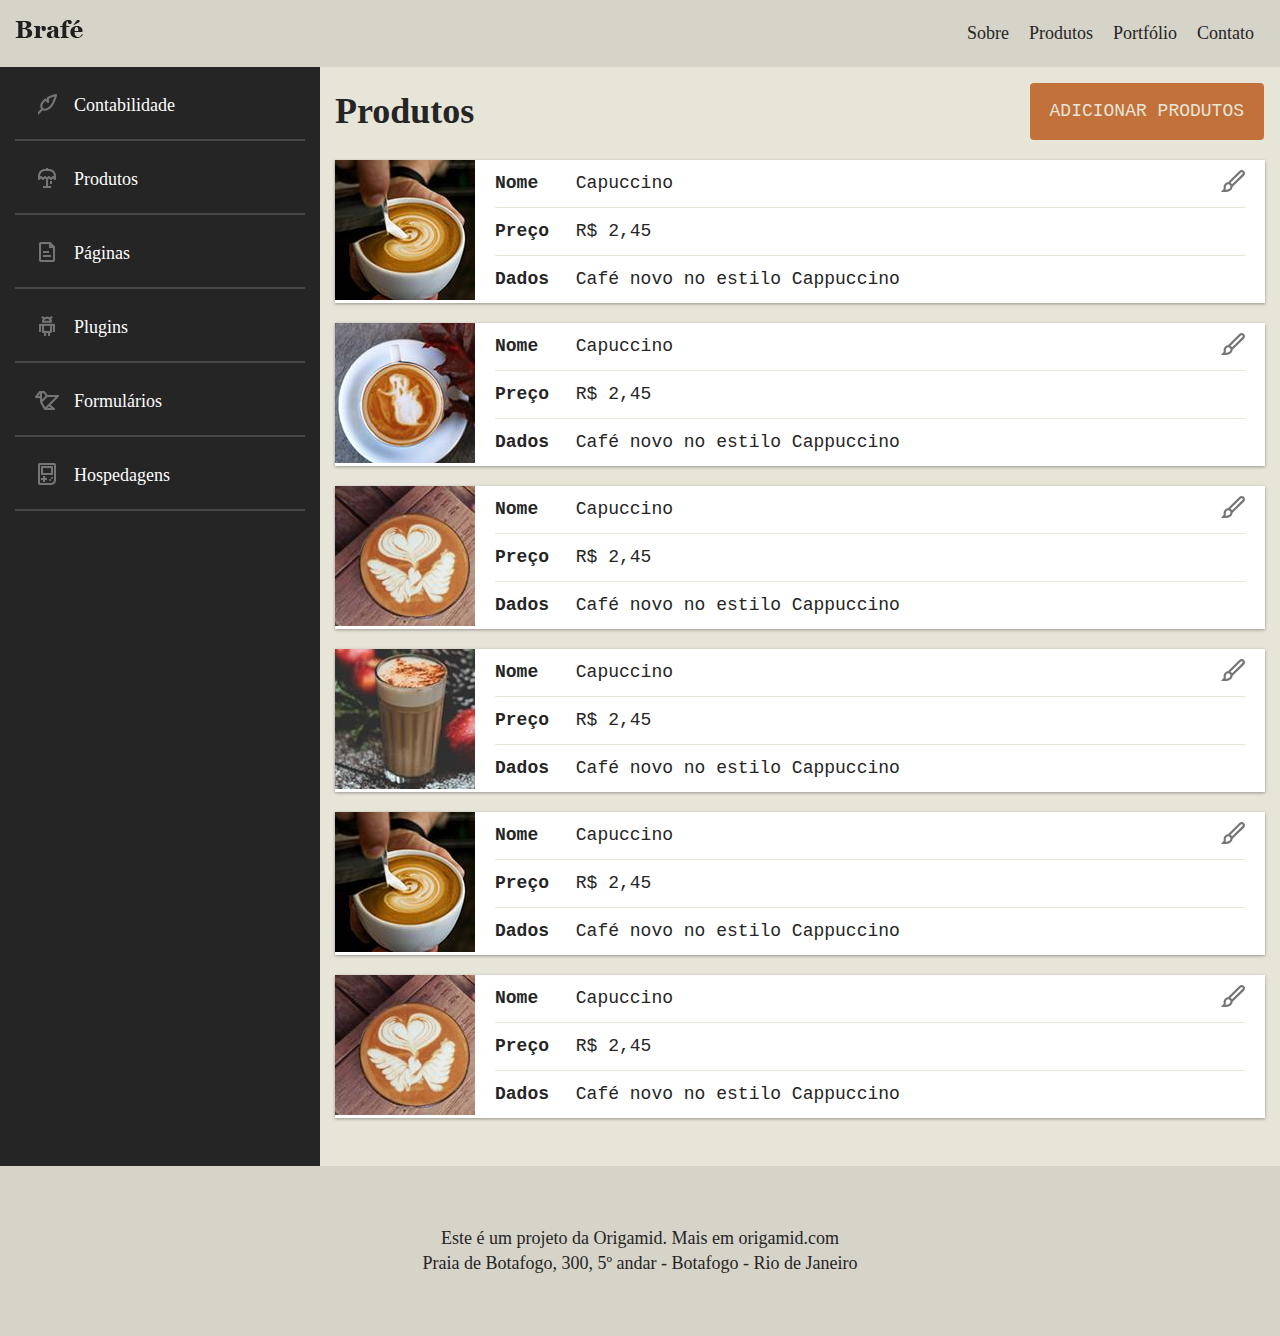
<file: Brafé_parte03/Brafé_Bootstrap/index.html>
<!DOCTYPE html>
<html>

<head>
	<title>Brafé 3</title>
	<meta charset="utf-8">
	<meta name="viewport" content="width=device-width, initial-scale=1, shrink-to-fit=no">
	<link rel="stylesheet" href="./css/bootstrap.min.css">
	<link rel="stylesheet" type="text/css" href="./css/style.css">
</head>

<body>

	<header class="header">
		<div class="container-fluid">
			<div class="row">
				<a class="header-logo mr-auto col-md-4" href="#">
					<img src="img/brafe.png" alt="Brafé">
				</a>
				<nav class="header-menu mr-3 ml-3">
					<ul>
						<li><a href="#">Sobre</a></li>
						<li><a href="#">Produtos</a></li>
						<li><a href="#">Portfólio</a></li>
						<li><a href="#">Contato</a></li>
					</ul>
				</nav>
			</div>
		</div>
	</header>

	<main class="main-container container-fluid">

		<div class="row">
			<nav class="side-nav col-md-4 col-xl-3">
				<ul>
					<li><a class="nav-contabilidade" href="#">Contabilidade</a></li>
					<li><a class="nav-produtos" href="#">Produtos</a></li>
					<li><a class="nav-paginas" href="#">Páginas</a></li>
					<li><a class="nav-plugins" href="#">Plugins</a></li>
					<li><a class="nav-formularios" href="#">Formulários</a></li>
					<li><a class="nav-hospedagens" href="#">Hospedagens</a></li>
				</ul>
			</nav>

			<section class="produtos col-md-8 col-xl-9 mb-5">
				<header class="row align-items-center mt-3">
					<h1 class="col">Produtos</h1>
					<a class="adicionar-produtos mr-3 ml-3" href="#">Adicionar Produtos</a>
				</header>
				<ul>
					<li class="produtos-item">
						<div class="media">
							<img src="img/cafe-1.jpg" alt="Café 1">
							<ul class="media-body">
								<li><span>Nome</span> Capuccino</li>
								<li><span>Preço</span> R$ 2,45</li>
								<li><span>Dados</span> Café novo no estilo Cappuccino</li>
							</ul>
							<a href="#">Editar</a>
						</div>
					</li>

					<li class="produtos-item">
						<div class="media">
							<img src="img/cafe-2.jpg" alt="Café 2">
							<ul class="media-body">
								<li><span>Nome</span> Capuccino</li>
								<li><span>Preço</span> R$ 2,45</li>
								<li><span>Dados</span> Café novo no estilo Cappuccino</li>
							</ul>
							<a href="#">Editar</a>
						</div>
					</li>

					<li class="produtos-item">
						<div class="media">
							<img src="img/cafe-3.jpg" alt="Café 3">
							<ul class="media-body">
								<li><span>Nome</span> Capuccino</li>
								<li><span>Preço</span> R$ 2,45</li>
								<li><span>Dados</span> Café novo no estilo Cappuccino</li>
							</ul>
							<a href="#">Editar</a>
						</div>
					</li>

					<li class="produtos-item">
						<div class="media">
							<img src="img/cafe-4.jpg" alt="Café 4">
							<ul class="media-body">
								<li><span>Nome</span> Capuccino</li>
								<li><span>Preço</span> R$ 2,45</li>
								<li><span>Dados</span> Café novo no estilo Cappuccino</li>
							</ul>
							<a href="#">Editar</a>
						</div>
					</li>

					<li class="produtos-item">
						<div class="media">
							<img src="img/cafe-1.jpg" alt="Café 1">
							<ul class="media-body">
								<li><span>Nome</span> Capuccino</li>
								<li><span>Preço</span> R$ 2,45</li>
								<li><span>Dados</span> Café novo no estilo Cappuccino</li>
							</ul>
							<a href="#">Editar</a>
						</div>
					</li>

					<li class="produtos-item">
						<div class="media">
							<img src="img/cafe-3.jpg" alt="Café 3">
							<ul class="media-body">
								<li><span>Nome</span> Capuccino</li>
								<li><span>Preço</span> R$ 2,45</li>
								<li><span>Dados</span> Café novo no estilo Cappuccino</li>
							</ul>
							<a href="#">Editar</a>
						</div>
					</li>
				</ul>
		</div>
		</section>
	</main>


	<footer class="footer">
		<p>Este é um projeto da Origamid. Mais em origamid.com</p>
		<p>Praia de Botafogo, 300, 5º andar - Botafogo - Rio de Janeiro</p>
	</footer>

</body>

</html>
</file>
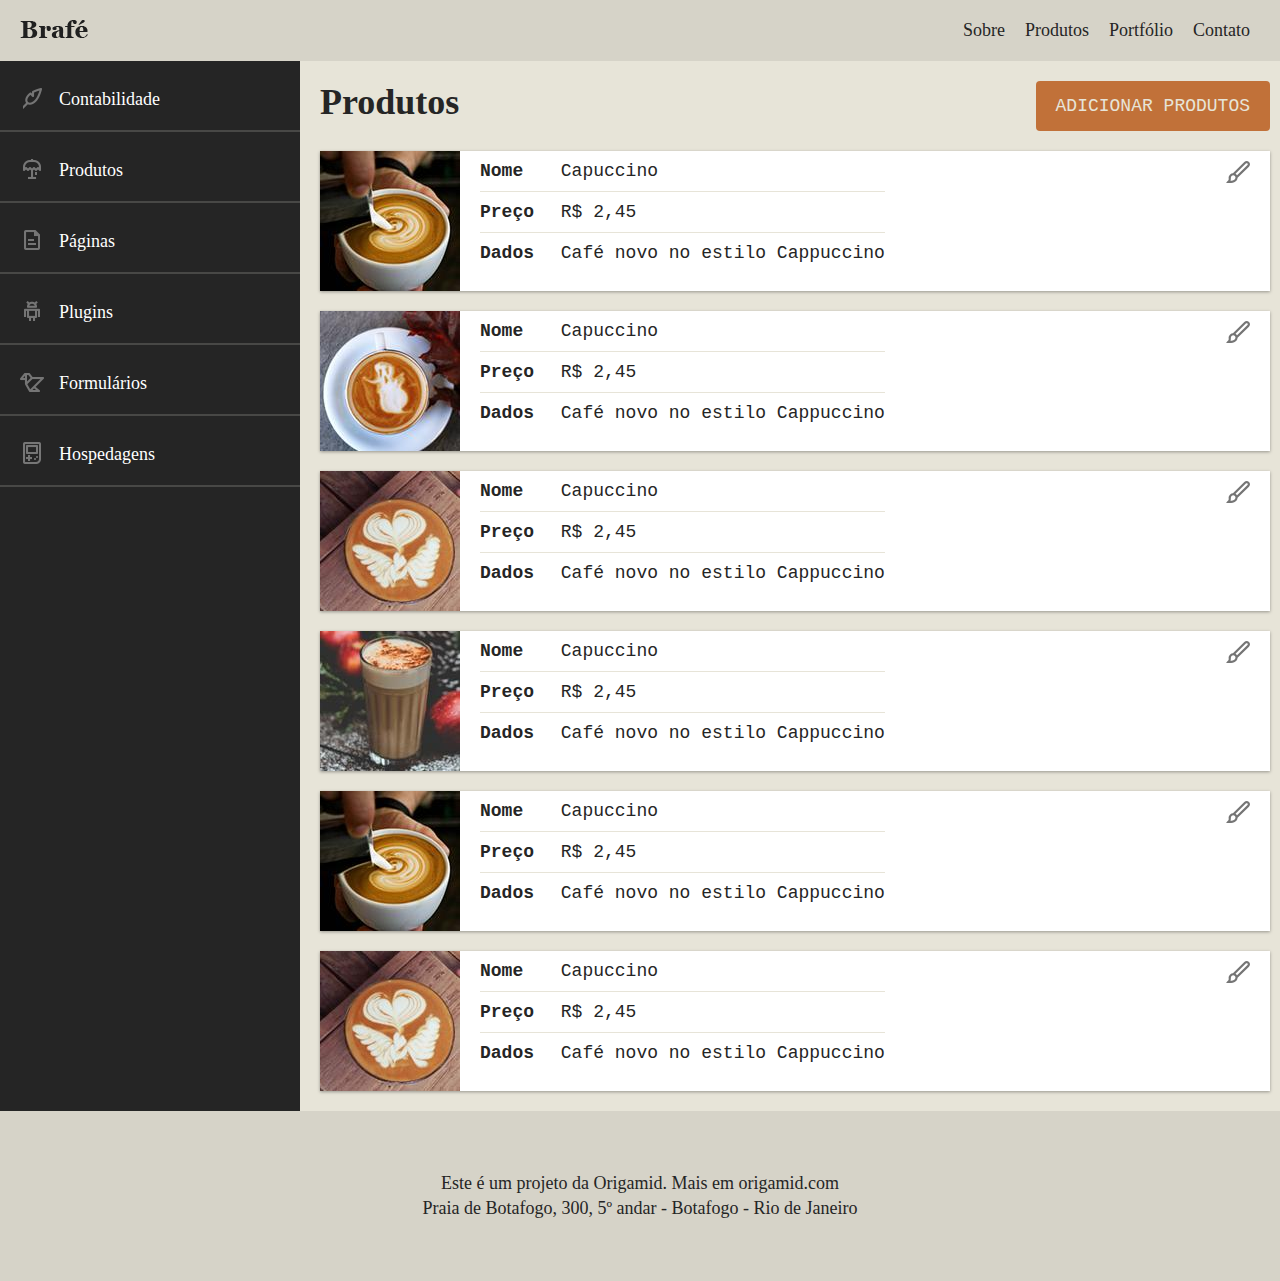
<file: Brafé_parte03/Brafé_Flex/index.html>
<!DOCTYPE html>
<html>
<head>
	<title>Brafé 3</title>
	<meta charset="utf-8">
	<meta name="viewport" content="width=device-width, initial-scale=1, shrink-to-fit=no">
	<link rel="stylesheet" type="text/css" href="css/style.css">
</head>

<body>
	
<header class="header">
	<a class="header-logo" href="#">
		<img src="img/brafe.png" alt="Brafé">
	</a>
	<nav class="header-menu">
		<ul>
			<li><a href="#">Sobre</a></li>
			<li><a href="#">Produtos</a></li>
			<li><a href="#">Portfólio</a></li>
			<li><a href="#">Contato</a></li>
		</ul>
	</nav>
</header>
	
<main class="main-container">
	
	<nav class="side-nav">
		<ul>
			<li><a class="nav-contabilidade" href="#">Contabilidade</a></li>
			<li><a class="nav-produtos" href="#">Produtos</a></li>
			<li><a class="nav-paginas" href="#">Páginas</a></li>
			<li><a class="nav-plugins" href="#">Plugins</a></li>
			<li><a class="nav-formularios" href="#">Formulários</a></li>
			<li><a class="nav-hospedagens" href="#">Hospedagens</a></li>
		</ul>
	</nav>
	
	<section class="produtos">
		<header>
			<h1>Produtos</h1>
			<a class="adicionar-produtos" href="#">Adicionar Produtos</a>
		</header>
		<ul>
			<li class="produtos-item">
				<img src="img/cafe-1.jpg" alt="Café 1">
				<ul>
					<li><span>Nome</span> Capuccino</li>
					<li><span>Preço</span> R$ 2,45</li>
					<li><span>Dados</span> Café novo no estilo Cappuccino</li>
				</ul>
				<a href="#">Editar</a>
			</li>
			
			<li class="produtos-item">
				<img src="img/cafe-2.jpg" alt="Café 2">
				<ul>
					<li><span>Nome</span> Capuccino</li>
					<li><span>Preço</span> R$ 2,45</li>
					<li><span>Dados</span> Café novo no estilo Cappuccino</li>
				</ul>
				<a href="#">Editar</a>
			</li>
			
			<li class="produtos-item">
				<img src="img/cafe-3.jpg" alt="Café 3">
				<ul>
					<li><span>Nome</span> Capuccino</li>
					<li><span>Preço</span> R$ 2,45</li>
					<li><span>Dados</span> Café novo no estilo Cappuccino</li>
				</ul>
				<a href="#">Editar</a>
			</li>
			
			<li class="produtos-item">
				<img src="img/cafe-4.jpg" alt="Café 4">
				<ul>
					<li><span>Nome</span> Capuccino</li>
					<li><span>Preço</span> R$ 2,45</li>
					<li><span>Dados</span> Café novo no estilo Cappuccino</li>
				</ul>
				<a href="#">Editar</a>
			</li>
			
			<li class="produtos-item">
				<img src="img/cafe-1.jpg" alt="Café 1">
				<ul>
					<li><span>Nome</span> Capuccino</li>
					<li><span>Preço</span> R$ 2,45</li>
					<li><span>Dados</span> Café novo no estilo Cappuccino</li>
				</ul>
				<a href="#">Editar</a>
			</li>
			
			<li class="produtos-item">
				<img src="img/cafe-3.jpg" alt="Café 3">
				<ul>
					<li><span>Nome</span> Capuccino</li>
					<li><span>Preço</span> R$ 2,45</li>
					<li><span>Dados</span> Café novo no estilo Cappuccino</li>
				</ul>
				<a href="#">Editar</a>
			</li>
		</ul>
	</section>
</main>

	
<footer class="footer">
	<p>Este é um projeto da Origamid. Mais em origamid.com</p>
	<p>Praia de Botafogo, 300, 5º andar - Botafogo - Rio de Janeiro</p>
</footer>
	
</body>
	
</html>
</file>
<file: Brafé_parte01/Grid_Brafe/css/grid.css>
.container{
  max-width: 960px;
  margin: 0 auto;
}

.container::after, .container::before{
  content: '';
  display: table;
  clear: both;
}

.grid-1, .grid-2,.grid-3,.grid-4,.grid-5,.grid-6,.grid-7,.grid-8
,.grid-9,.grid-10,.grid-11, .grid-12{
  margin-left: 10px;
  margin-right: 10px;
  float: left;
  display: block;
  min-height: 1px;
}

.grid-1 {
	width: calc(8.333% - 20px);
}
.grid-2 {
	width: calc(16.666% - 20px);
}
.grid-3 {
	width: calc(25% - 20px);
}
.grid-4 {
	width: calc(33.333% - 20px);
}
.grid-5 {
	width: calc(41.666% - 20px);
}
.grid-6 {
	width: calc(50% - 20px);
}
.grid-7 {
	width: calc(58.333% - 20px);
}
.grid-8 {
	width: calc(66.666% - 20px);
}
.grid-9 {
	width: calc(75% - 20px);
}
.grid-10 {
	width: calc(83.333% - 20px);
}
.grid-11 {
	width: calc(91.666% - 20px);
}
.grid-12 {
	width: calc(100% - 20px);
}


@media (max-width: 739px) {
  .container {
    max-width: 300px;
  }
  .grid-1, .grid-2,.grid-3,.grid-4,.grid-5,.grid-6,.grid-7,.grid-8
,.grid-9,.grid-10,.grid-11, .grid-12{
  width: 100%;
  margin-left: 0px;
  margin-right: 0px;
  float: none;
}
}
</file>
<file: Brafé_parte02/Bootstrap_Brafe/css/style.css>
body, p, h1, h2, ul, li {
	margin: 0px;
	padding: 0px;
}

li {
	list-style: none;
}

body {
	font-family: Georgia, serif;
	color: #252525;
}

* {
	box-sizing: border-box;
}

/* MENU */

.header-informacoes {
	font-size: 0.875em;
	background: #d6d3c8;
	padding: 5px 0;
	text-align: center;
}

.header-logo img {
	display: block;
	margin: 40px auto;
}

.header-menu {
	border-top: 3px solid #d6d3c8;
	border-bottom: 3px solid #d6d3c8;
	text-align: center;
	margin-bottom: 40px;
	padding: 20px 0;
}

.header-menu li {
	display: inline-block;
}

.header-menu li a {
	display: block;
	padding: 5px 10px 5px 0;
	text-decoration: none;
	color: #252525;
	font-size: 1.125em;
}

.header-menu li a::before {
	content: '•';
	padding-right: 10px;
}

.header-menu li:first-child a::before {
	content: '';
}

/* FILTRO */

.filtro {
	background: #e7e4d8;
	border: 3px solid #d6d3c8;
	padding: 20px;
	align-self: flex-start;
}

@media (max-width: 768px) {
	.filtro {
		display: none;
	}
}

.filtro h2 {
	font-size: 1.125em;
	padding: 10px 0;
	font-weight: bold;
}

.filtro ul {
	border-top: 3px solid #c0beb4;
	border-bottom: 3px solid #c0beb4;
	padding: 10px 0;
}

.filtro li {
	font-style: italic;
	font-size: 1.125em;
	line-height: 2;
}

.filtro li::after {
	content: '';
	display: block;
	width: 20px;
	height: 20px;
	border: 3px solid #c0beb4;
	float: right;
	margin-top: 5px;
}

.sabor {
	overflow: hidden;
}

.sabor span {
	text-indent: -200px;
	display: inline-block;
	width: 15px;
	height: 15px;
	background: currentColor;
	border-radius: 50%;
	vertical-align: middle;
}

.sabor-3 {
	color: #492901;
	box-shadow: 20px 0 0 0 currentColor,
							40px 0 0 0 currentColor;
}

.sabor-4 {
	color: #c17139;
	box-shadow: 20px 0 0 0 currentColor,
							40px 0 0 0 currentColor,
							60px 0 0 0 currentColor;
}

.sabor-5 {
	color: #d7a54d;
	box-shadow: 20px 0 0 0 currentColor,
							40px 0 0 0 currentColor,
							60px 0 0 0 currentColor,
							80px 0 0 0 currentColor;
}

/*PRODUTOS*/

.produtos h1 {
	font-size: 3em;
	font-weight: normal;
}

.produtos li img {
	display: block;
	max-width: 100%;
	border: 3px solid #fff;
	box-shadow: 0 0 0 3px #252525;
	margin: 40px 3px 0 3px;
}

.produtos li span {
	background: #e7e4d8;
	padding: 10px;
	font-size: 0.875em;
	font-weight: bold;
	position: relative;
	top: -15px;;
}

.produtos li h2 {
	font-size: 0.875em;
	font-weight: normal;
}

.footer {
	background: #e7e4d8;
	text-align: center;
	padding: 60px 0;
	font-size: 1.125em;
	line-height: 1.4em;
	margin-top: 80px;
}
</file>
<file: Brafé_parte02/Flex_Brafe/css/style.css>
body, p, h1, h2, ul, li {
	margin: 0px;
	padding: 0px;
}

li {
	list-style: none;
}

body {
	font-family: Georgia, serif;
	color: #252525;
}

* {
	box-sizing: border-box;
}

/* MENU */

.header-informacoes {
	font-size: 0.875em;
	background: #d6d3c8;
	padding: 5px 0;
	text-align: center;
}

.header-logo img {
	display: block;
	margin: 40px auto;
}

.header-menu {
	border-top: 3px solid #d6d3c8;
	border-bottom: 3px solid #d6d3c8;
	text-align: center;
	margin-bottom: 40px;
	padding: 20px 0;
}

.header-menu li {
	display: inline-block;
}

.header-menu li a {
	display: block;
	padding: 5px 10px 5px 0;
	text-decoration: none;
	color: #252525;
	font-size: 1.125em;
}

.header-menu li a::before {
	content: '•';
	padding-right: 10px;
}

.header-menu li:first-child a::before {
	content: '';
}

/* FILTRO */

.filtro {
	background: #e7e4d8;
	border: 3px solid #d6d3c8;
	padding: 20px;
}

.filtro h2 {
	font-size: 1.125em;
	padding: 10px 0
}

.filtro ul {
	border-top: 3px solid #c0beb4;
	border-bottom: 3px solid #c0beb4;
	padding: 10px 0;
}

.filtro li {
	font-style: italic;
	font-size: 1.125em;
	line-height: 2;
}

.filtro li::after {
	content: '';
	display: block;
	width: 20px;
	height: 20px;
	border: 3px solid #c0beb4;
	float: right;
	margin-top: 5px;
}

.sabor {
	overflow: hidden;
}

.sabor span {
	text-indent: -200px;
	display: inline-block;
	width: 15px;
	height: 15px;
	background: currentColor;
	border-radius: 50%;
	vertical-align: middle;
}

.sabor-3 {
	color: #492901;
	box-shadow: 20px 0 0 0 currentColor,
							40px 0 0 0 currentColor;
}

.sabor-4 {
	color: #c17139;
	box-shadow: 20px 0 0 0 currentColor,
							40px 0 0 0 currentColor,
							60px 0 0 0 currentColor;
}

.sabor-5 {
	color: #d7a54d;
	box-shadow: 20px 0 0 0 currentColor,
							40px 0 0 0 currentColor,
							60px 0 0 0 currentColor,
							80px 0 0 0 currentColor;
}

/*PRODUTOS*/

.produtos h1 {
	font-size: 3em;
	font-weight: normal;
}

.produtos li img {
	display: block;
	max-width: 100%;
	border: 3px solid #fff;
	box-shadow: 0 0 0 3px #252525;
	margin: 40px 3px 0 3px;
}

.produtos li span {
	background: #e7e4d8;
	padding: 10px;
	font-size: 0.875em;
	font-weight: bold;
	position: relative;
	top: -15px;;
}

.produtos li h2 {
	font-size: 0.875em;
	font-weight: normal;
}

.footer {
	background: #e7e4d8;
	text-align: center;
	padding: 60px 0;
	font-size: 1.125em;
	line-height: 1.4em;
	margin-top: 80px;
}
</file>
<file: Brafé_parte02/Flex_Brafe/css/flex.css>
.flex {
	max-width: 960px;
	margin: 0 auto;
	display: flex;
	flex-wrap: wrap;
}

.flex-row {
	margin-left: -10px;
	margin-right: -10px;
	display: flex;
	flex-wrap: wrap;
}

.flex-item-4, .flex-item-6, .flex-item-8 {
	margin-left: 10px;
	margin-right: 10px;
	align-self: flex-start;
}

.flex-item-4 {
	flex: 0 0 calc(33.333% - 20px);
	max-width: calc(33.333% - 20px);
}

.flex-item-6 {
	flex: 0 0 calc(50% - 20px);
	max-width: calc(50% - 20px);
}

.flex-item-8 {
	flex: 0 0 calc(66.666% - 20px);
	max-width: calc(66.666% - 20px);
}

@media (max-width: 739px) {
	.flex {
		max-width: 300px;
		flex-direction: column;
	}
	.flex-item-4, .flex-item-8 {
		margin-left: 0px;
		margin-right: 0px;
		max-width: 100%;
		align-self: auto;
	}
}
</file>
<file: Brafé_parte02/Grid_Brafe/css/style.css>
body, p, h1, h2, ul, li {
	margin: 0px;
	padding: 0px;
}

li {
	list-style: none;
}

body {
	font-family: Georgia, serif;
	color: #252525;
}

* {
	box-sizing: border-box;
}

/* MENU */

.header-informacoes {
	font-size: 0.875em;
	background: #d6d3c8;
	padding: 5px 0;
	text-align: center;
}

.header-logo img {
	display: block;
	margin: 40px auto;
}

.header-menu {
	border-top: 3px solid #d6d3c8;
	border-bottom: 3px solid #d6d3c8;
	text-align: center;
	margin-bottom: 40px;
	padding: 20px 0;
}

.header-menu li {
	display: inline-block;
}

.header-menu li a {
	display: block;
	padding: 5px 10px 5px 0;
	text-decoration: none;
	color: #252525;
	font-size: 1.125em;
}

.header-menu li a::before {
	content: '•';
	padding-right: 10px;
}

.header-menu li:first-child a::before {
	content: '';
}

/* FILTRO */

.filtro {
	background: #e7e4d8;
	border: 3px solid #d6d3c8;
	padding: 20px;
}

@media (max-width: 739px) {
  .filtro {
    display: none;
  }
}

.filtro h2 {
	font-size: 1.125em;
	padding: 10px 0
}

.filtro ul {
	border-top: 3px solid #c0beb4;
	border-bottom: 3px solid #c0beb4;
	padding: 10px 0;
}

.filtro li {
	font-style: italic;
	font-size: 1.125em;
	line-height: 2;
}

.filtro li::after {
	content: '';
	display: block;
	width: 20px;
	height: 20px;
	border: 3px solid #c0beb4;
	float: right;
	margin-top: 5px;
}

.sabor {
	overflow: hidden;
}

.sabor span {
	text-indent: -200px;
	display: inline-block;
	width: 15px;
	height: 15px;
	background: currentColor;
	border-radius: 50%;
	vertical-align: middle;
}

.sabor-3 {
	color: #492901;
	box-shadow: 20px 0 0 0 currentColor,
							40px 0 0 0 currentColor;
}

.sabor-4 {
	color: #c17139;
	box-shadow: 20px 0 0 0 currentColor,
							40px 0 0 0 currentColor,
							60px 0 0 0 currentColor;
}

.sabor-5 {
	color: #d7a54d;
	box-shadow: 20px 0 0 0 currentColor,
							40px 0 0 0 currentColor,
							60px 0 0 0 currentColor,
							80px 0 0 0 currentColor;
}

/*PRODUTOS*/

.produtos h1 {
	font-size: 3em;
	font-weight: normal;
}

.produtos li img {
	display: block;
	max-width: 100%;
	border: 3px solid #fff;
	box-shadow: 0 0 0 3px #252525;
	margin: 40px 3px 0 3px;
}

.produtos li span {
	background: #e7e4d8;
	padding: 10px;
	font-size: 0.875em;
	font-weight: bold;
	position: relative;
	top: -15px;;
}

.produtos li h2 {
	font-size: 0.875em;
	font-weight: normal;
}

.footer {
	background: #e7e4d8;
	text-align: center;
	padding: 60px 0;
	font-size: 1.125em;
	line-height: 1.4em;
	margin-top: 80px;
}
</file>
<file: Brafé_parte02/Grid_Brafe/css/grid.css>
.container {
	max-width: 960px;
	margin: 0 auto;
}

.container::after, .container::before {
	content: '';
	display: table;
	clear: both;
}

.grid-1, .grid-2, .grid-3, .grid-4, .grid-5, .grid-6, .grid-7, .grid-8, .grid-9, .grid-10, .grid-11, .grid-12, .grid-mobile-6 {
	float: left;
	display: block;
	min-height: 1px;
	margin-left: 10px;
	margin-right: 10px;
}

.grid-1 {
	width: calc(8.333% - 20px);
}

.grid-2 {
	width: calc(16.666% - 20px);
}

.grid-3 {
	width: calc(25% - 20px);
}

.grid-4 {
	width: calc(33.333% - 20px);
}

.grid-5 {
	width: calc(41.666% - 20px);
}

.grid-6 {
	width: calc(50% - 20px);
}

.grid-7 {
	width: calc(58.333% - 20px);
}

.grid-8 {
	width: calc(66.666% - 20px);
}

.grid-9 {
	width: calc(75% - 20px);
}

.grid-10 {
	width: calc(83.333% - 20px);
}

.grid-11 {
	width: calc(91.666% - 20px);
}

.grid-12 {
	width: calc(100% - 20px);
}

.grid-mobile-6 {
	width: calc(50% - 20px);
}

.row {
	margin-left: -10px;
	margin-right: -10px;
}

.row::after, .row::before {
	content: '';
	display: table;
	clear: both;
}

@media (max-width: 739px) {
	.container {
		max-width: 300px;
	}
	.grid-1, .grid-2, .grid-3, .grid-4, .grid-5, .grid-6, .grid-7, .grid-8, .grid-9, .grid-10, .grid-11, .grid-12 {
		float: none;
		width: 100%;
		margin-left: 0px;
		margin-right: 0px;
	}
	.row {
		margin-left: 0px;
		margin-right: 0px;
	}
}
</file>
<file: Brafé_parte02/Puro_Brafe/style.css>
body, h1, h2, h3, p, ul, li{
  margin: 0px;
  padding: 0px;
}

li{
  list-style: none;
}

body{
  font-family: Georgia, 'Times New Roman', Times, serif;
  color: #252525;
}

* {
  box-sizing: border-box;
}

/* Menu */

.header-informacoes{
  font-size: 0.875em;
  background: #d6d3c8;
  padding: 5px 0;
  text-align: center;
}

.header-logo img{
  display: block;
  margin: 40px auto;
}

.header-menu {
  border-top: 3px solid #d6d3c8;
  border-bottom: 3px solid #d6d3c8;
  text-align: center;
  margin-bottom: 40px;
  padding: 20px 0;
}

.header-menu li{
  display: inline-block;
}

.header-menu li a{
  display: block;
  padding: 5px 10px 5px 0;
  text-decoration: none;
  color: #252525;
  font-size: 1.25em;
}

.header-menu li a::before{
  content: '•';
  padding-right: 10px;
}

.header-menu li:first-child a::before{
  content: '';
}

/* Conteudo */

.container{
  max-width: 960px;
  margin: 0 auto;
}

.container::after, .container::before {
  content: '';
  display: table;
  clear: both;
}

/* Filtro */

.filtro{
  background: #e7e4d8;
  border: 3px solid #d6d3c8;
  width: 300px;
  margin: 0 10px;
  padding: 20px;
  float: left;
}

@media (min-width:740px) and (max-width:980px) {
  .container{
    width: 720px;
  }
  .filtro {
    width: 220px;
  }
}
@media (min-width:739px) {
  .container{
    max-width: 300px;
  }
  .filtro {
    display: none;
  }
}

.filtro h2{
  font-size: 1.125em;
  padding: 10px 0;
}

.filtro ul{
  border-top: 3px solid #c0beb4;
  border-bottom: 3px solid #c0beb4;
  padding: 10px 0;
}

.filtro li{
  font-style: italic;
  font-size: 1.125em;
  line-height: 2;
}

.filtro li::after{
  content: '';
  display: block;
  width: 20px;
  height: 20px;
  border: 3px solid #c0beb4;
  float: right;
  margin-top: 5px;
}

.sabor{
  overflow: hidden;
}

.sabor span{
  text-indent: -200px;
  display: inline-block;
  width: 15px;
  height: 15px;
  background: currentColor;
  border-radius: 50%;
  vertical-align: middle;
}

.sabor-3{
  color: #492901;
  box-shadow: 20px 0 0 0 currentColor, 40px 0 0 0 currentColor;
}

.sabor-4 {
	color: #c17139;
	box-shadow: 20px 0 0 0 currentColor,
							40px 0 0 0 currentColor,
							60px 0 0 0 currentColor;
}

.sabor-5 {
	color: #d7a54d;
	box-shadow: 20px 0 0 0 currentColor,
							40px 0 0 0 currentColor,
							60px 0 0 0 currentColor,
							80px 0 0 0 currentColor;
}

.produtos{
  width: 620px;
  margin: 0 10px;
  float: left;
}

.produtos h1{
  font-size: 3em;
  font-weight: normal;
}

.produtos li{
  width: 300px;
  float: left;
}

.produtos li:nth-child(even){
  margin-left: 20px;
}

.produtos li img {
  display: block;
  max-width: 100%;
  border: 3px solid #fff;
  box-shadow: 0 0 0 3px #252525;
  margin: 40px 3px 0 3px;
}

.produtos li span {
  background: #e7e4d8;
  padding: 10px;
  font-size: 0.875em;
  font-weight: bold;
  position: relative;
  top: -15px;
}

.produtos li h2{
  font-size: 0.875em;
  font-weight: normal;
}

@media (min-width:740px) and (max-width:980px) {
  .container{
    width: 460px;
  }
  .produtos li {
    width: 220px;
  }
}
@media (min-width:739px) {
  .produtos{
    width: 300px;
  }
  .produtos li {
    width: 140px;
  }
}

.footer {
  background: #e7e4d8;
  text-align: center;
  padding: 60px 0;
  font-size: 1.125em;
  line-height: 1.4em;
  margin-top: 80px;
}
</file>
<file: Brafé_parte03/Brafé_Bootstrap/css/style.css>
body, p, h1, ul, li {
	padding: 0px;
	margin: 0px;
}

li {
	list-style: none;
}

body {
	font-family: Georgia, serif;
	color: #252525;
	background: #e7e4d8;
}

* {
	box-sizing: border-box;
}

img {
	display: block;
	max-width: 100%;
}

a {
	text-decoration: none;
}

/*Header*/

.header {
	background: #d6d3c8;
	padding: 20px 0;
}

.header-menu li a {
	color: #252525;
	font-size: 1.125em;
	padding: 0 10px;
}

.header-menu ul {
	display: flex;
	flex-wrap: wrap;
}

.header-menu li:first-child a {
	padding-left: 0px;
}

@media (max-width: 739px) {
	.header-menu ul {
		margin-top: 10px;
	}
}

/*SIDE NAV*/

.side-nav {
	background: #252525;
}

.side-nav li a {
	display: block;
	color: #fff;
	border-bottom: 2px solid #484846;
	font-size: 1.125em;
	padding: 20px;
}

.side-nav li a::before {
	content: '';
	display: inline-block;
	width: 24px;
	height: 24px;
	top: 5px;
	margin-right: 15px;
	position: relative;
	background-image: url('../img/icones.png');
}

.nav-contabilidade::before {
	background-position: 0 0;
}

.nav-produtos::before {
	background-position: 0 -24px;
}

.nav-paginas::before {
	background-position: 0 calc(-24px * 2);
}

.nav-plugins::before {
	background-position: 0 calc(-24px * 3);
}

.nav-formularios::before {
	background-position: 0 calc(-24px * 4);
}

.nav-hospedagens::before {
	background-position: 0 calc(-24px * 5);
}

@media (max-width: 767px) {
	.side-nav {
		background: none;
	}
	.side-nav ul {
		margin-top: 10px;
		display: flex;
		flex-wrap: wrap;
	}
	.side-nav li {
		margin-right: 10px;
		margin-bottom: 10px;
	}
	.side-nav li a::before {
		top: 0;
		margin: 0;
	}
	.side-nav li a {
		width: 44px;
		height: 44px;
		overflow: hidden;
		padding: 10px;
		border: none;
		background: #252525;
		border-radius: 4px;
	}
}

/* Produtos */

.produtos h1 {
	font-size: 2.25em;
	font-weight: bold;
}

.adicionar-produtos {
	background: #c17139;
	color: #e7e4d8;
	font-size: 1.125em;
	font-family: Courier, monospace;
	text-transform: uppercase;
	padding: 15px 20px;
	border-radius: 4px;
	text-align: center;
}

.produtos-item {
	background: #fff;
	box-shadow: 0 1px 3px 0 rgba(0,0,0,.35);
	margin-top: 20px;
	position: relative;
}

.produtos-item a {
	width: 24px;
	height: 24px;
	overflow: hidden;
	text-indent: -200px;
	position: absolute;
	right: 20px;
	top: 10px;
	background: url('../img/edit.svg') no-repeat;
}

.produtos-item a:hover {
	background: url('../img/edit-hover.svg') no-repeat;
}

.produtos-item ul {
	padding: 0 20px;
}

.produtos-item li {
	padding: 10px 0;
	font-size: 1.125em;
	font-family: Courier, monospace;
	border-bottom: 1px solid #e7e4d8;
}

.produtos-item li:last-child {
	border: none;
}

.produtos-item span {
	font-weight: bold;
	width: 70px;
	display: inline-block;
}

/*Footer*/

.footer {
	background: #D6D3C8;
	text-align: center;
	padding: 60px 0;
	font-size: 1.125em;
	line-height: 1.4em;
}
</file>
<file: Brafé_parte03/Brafé_Flex/css/style.css>
body, p, h1, ul, li {
	padding: 0px;
	margin: 0px;
}

li {
	list-style: none;
}

body {
	font-family: Georgia, serif;
	color: #252525;
	background: #e7e4d8;
}

* {
	box-sizing: border-box;
}

img {
	display: block;
	max-width: 100%;
}

a {
	text-decoration: none;
}

/*Header*/

.header {
	background: #d6d3c8;
	padding: 20px;
	display: flex;
}

.header-logo {
	flex-grow: 1;
}

.header-menu ul {
	display: flex;
	flex-wrap: wrap;
}

.header-menu li a {
	color: #252525;
	font-size: 1.125em;
	padding: 0 10px;
}

.header-menu li:first-child a {
	padding-left: 0px;
}

@media (max-width: 739px) {
	.header {
		flex-direction: column;
	}
	.header-menu {
		margin-top: 10px;
	}
}

/*MAIN*/

.main-container {
	display: flex;
}

/*SIDE NAV*/

.side-nav {
	background: #252525;
	flex: 1;
	max-width: 300px;
	margin-right: 10px;
}

.side-nav li a {
	display: block;
	color: #fff;
	border-bottom: 2px solid #484846;
	font-size: 1.125em;
	padding: 20px;
}

.side-nav li a::before {
	content: '';
	display: inline-block;
	width: 24px;
	height: 24px;
	top: 5px;
	margin-right: 15px;
	position: relative;
	background-image: url('../img/icones.png');
}

.nav-contabilidade::before {
	background-position: 0 0;
}

.nav-produtos::before {
	background-position: 0 -24px;
}

.nav-paginas::before {
	background-position: 0 calc(-24px * 2);
}

.nav-plugins::before {
	background-position: 0 calc(-24px * 3);
}

.nav-formularios::before {
	background-position: 0 calc(-24px * 4);
}

.nav-hospedagens::before {
	background-position: 0 calc(-24px * 5);
}

@media (max-width: 739px) {
	.main-container {
		flex-direction: column;
	}
	.side-nav {
		margin: 10px;
		background: none;
		max-width: 100%;
	}
	.side-nav ul {
		display: flex;
		flex-wrap: wrap;
	}
	.side-nav li {
		margin-bottom: 10px;
		margin-right: 10px;
	}
	.side-nav li a::before {
		top: 0px;
		margin: 0px;
	}
	.side-nav li a {
		width: 44px;
		height: 44px;
		overflow: hidden;
		border: none;
		padding: 10px;
		color: #252525;
		background: #252525;
		border-radius: 4px;
	}
}

/* Produtos */

.produtos {
	flex: 1;
	padding: 20px 10px;
}

.produtos header {
	display: flex;
}

.produtos h1 {
	font-size: 2.25em;
	flex-grow: 1;
	margin-right: 20px;
}

.adicionar-produtos {
	background: #c17139;
	color: #e7e4d8;
	font-size: 1.125em;
	font-family: Courier, monospace;
	text-transform: uppercase;
	padding: 15px 20px;
	border-radius: 4px;
	text-align: center;
}

.produtos-item {
	background: #fff;
	box-shadow: 0 1px 3px 0 rgba(0,0,0,.35);
	margin-top: 20px;
	position: relative;
	display: flex;
}

.produtos-item a {
	width: 24px;
	height: 24px;
	overflow: hidden;
	text-indent: -200px;
	position: absolute;
	right: 20px;
	top: 10px;
	background: url('../img/edit.svg') no-repeat;
}

.produtos-item a:hover {
	background: url('../img/edit-hover.svg') no-repeat;
}

.produtos-item img {
	align-self: flex-start;
}

.produtos-item ul {
	padding: 0 20px;
}

.produtos-item li {
	padding: 10px 0;
	font-size: 1.125em;
	font-family: Courier, monospace;
	border-bottom: 1px solid #e7e4d8;
}

.produtos-item li:last-child {
	border: none;
}

.produtos-item span {
	font-weight: bold;
	width: 70px;
	display: inline-block;
}

@media (max-width: 739px) {
	.produtos header {
		flex-direction: column;
	}
	.produtos-item {
		flex-direction: column;
	}
}

/*Footer*/

.footer {
	background: #D6D3C8;
	text-align: center;
	padding: 60px 0;
	font-size: 1.125em;
	line-height: 1.4em;
}
</file>
<file: Puro_Brafe/style.css>
/*Resete de alguns estilos do CSS*/

body, h1, h2, h3, p, ul{
  padding: 0px;
  margin: 0px;
}

body{
  font-family: Georgia, 'Times New Roman', Times, serif;
  color: #252525;
}

* {
  box-sizing: border-box;
}
/*Menu*/

.menu{
  background: #252525;
  padding: 20px 0;
}

.menu-container{
  max-width: 960px;
  margin: 0 auto;
}

.menu-logo{
  display: block;
}

.menu-container::after, .menu-container::before{
  content: '';
  display: table;
  clear: both;
} 

a.menu-logo{
  display: block;
  float: left;
  margin-left: 10px;
}

.menu-nav{
  float: right;
  margin-right: 10px;
}

.menu-nav li{
  display: inline-block;
}

.menu-nav a{
  display: block;
  padding: 10px;
  text-decoration: none;
  color: white;
  font-size: 1.125em;
}

@media (max-width: 739px) {
  .menu{
    text-align: center;
  }
  a.menu-logo{
    float: none;
    margin: 0 auto;
  }

  .menu-nav{
    float: none;
    clear: both;
  }
}

/* Intro/main */

.intro{
  background: url('./img/bg-intro.jpg') no-repeat center center;
  background-size: cover;
  padding: 150px 0;
  text-align: center;
  color: aliceblue;
}

.intro h1 {
  text-transform: uppercase;
  font-size: 3em;
}

.intro h1::after {
  content: '';
  display: block;
  width: 20px;
  height: 4px;
  background: #fff;
  margin: 10px auto;
}

.intro p {
  font-style: italic;
  font-size: 1.125em;
}

@media (max-width: 739px) {
  .intro{
    padding: 40px 0;
  }
}

/* Sobre*/

.sobre {
  padding: 60px;
}

.sobre-container{
  max-width: 960px;
  margin: 0 auto;
}

.sobre-container::after, 
.sobre-container::before{
  content: '';
  display: table;
  clear: both;
} 

.sobre h2 {
  text-align: center;
  font-size: 2.25em;
  margin-bottom: 60px;
}

.sobre-item{
  width: 460px;
  float: left;
  margin: 0 10px;
}

.sobre-item img{
  display: block;
  max-width: 100%;
}

.sobre-item h3 {
  font-size: 2.25em;
  line-height: 1em;
  background: #252525;
  width: 220px;
  color: #fff;
  font-style: italic;
  font-weight: normal;
  text-align: center;
  padding: 5px 0 10px 0;
  top: -25px;
  position: relative;
}

.sobre > p {
  font-size: 1.25em;
  line-height: 1.4em;
  font-style: italic;
  text-align: center;
  margin: 20px auto;
  max-width: 460px;
}

@media (min-width: 740px)  and (max-width: 980px) {
  .sobre-container{
    max-width: 720px;
  }
  .sobre-item{
    width: 340px;
  }
}


@media (max-width: 739px) {
  .sobre-container{
    max-width: 300px;
  }

  .sobre-item{
    width: 300px;
    margin: 0 auto;
  }
}
/* produtos*/

.produtos{
  background: #e7e4d8;
  padding: 60px 0;
  border-top: 3px solid #d6d3c8;  
  border-bottom: 3px solid #d6d3c8;  
}

.produtos-container{
  max-width: 960px;
  margin: 0 auto;
}

.produtos-container::before,
.produtos-container::after{
  content: '';
  display: table;
  clear: both;
}
.produtos-item{
  width: 300px;
  float: left;
  margin: 0 10px 20px 10px ;
}

.produtos-item h2 {
  text-align: center;
  font-size: 2.25em;
  margin-bottom: 20px;
}

.produtos-item p{
  font-size: 0.875em;
  line-height: 1.4em;
}

.produtos-item h2::before{
  content: '';
  display: block;
  width: 100px;
  height: 100px;
  background: currentColor;
  border-radius: 50%;
  margin: 20px auto;
  border: 5px solid #e7e4d8;
  box-shadow: 0 0 0 10px currentColor;
}

h2.produtos-paulista::before{
  color: #492901;
}

h2.produtos-carioca::before{
  color: #c17139;
}

h2.produtos-mineiro::before{
  color: #d7a54d;
}

.produtos-item p{
  font-size: 0.875em;
  line-height: 1.4em;
}

.produtos-btn{
  width: 180px;
  border: 3px solid;
  color: #252525;
  text-decoration: none;
  display: block;
  font-size: 1.125em;
  font-weight: bold;
  text-transform: uppercase;
  text-align: center;
  padding: 15px 0;
  margin: 20px auto 0;
}

.produtos-btn:hover{
  background: #252525;
  color: white;
  transition: 0.5s;
}

@media (min-width: 740px)  and (max-width: 980px) {
  .produtos-container{
    max-width: 720px;
  }
  .produtos-item{
    width: 220px;
  }
}


@media (max-width: 739px) {
  .produtos-container{
    max-width: 300px;
  }

  .produtos-item{
    width: 300px;
    margin: 0 auto 20px auto ;
  }
}

/*Locais*/

.locais {
	max-width: 960px;
	margin: 0 auto;
	padding: 20px 0;
}

.locais-item {
	clear: both;
	margin: 60px auto;
}

.locais-item::after, .locais-item::before {
	display: table;
	content: '';
	clear: both;
}

.locais-item img {
	width: 460px;
	display: block;
	float: left;
	margin: 0 10px;
}

.locais-item > div {
	width: 460px;
	float: left;
	margin: 0 10px;
}

.locais-item h2{
  font-size: 2.25em;
  margin-bottom: 20px;
}

.locais-item p{
  font-size: 1.125;
  line-height: 1.4em;
  max-width: 320px;
  margin-bottom: 40px;
}

.locais-item a{
  font-size: 1.125em;
  text-transform: uppercase;
  text-decoration: none;
  border: 3px solid;
  color: #252525;
  padding: 10px 20px;
}

.locais-item a:hover{
  background: #252525;
  color: white;
  transition: 0.5s;
}

@media (min-width: 740px)  and (max-width: 980px) {
  .locais{
    max-width: 720px;
  }
  .locais-item > div, .locais-item img{
    width: 340px;
  }
}


@media (max-width: 739px) {
  .locais{
    max-width: 300px;
  }
  locais-item > div, .locais-item img{
    width: 300px;
    margin: 0px;
  }
}

/* Assine*/

.assine{
  background: #e7e4d8;
  padding: 30px 0;
}

.assine-container {
  max-width: 960px;
  margin: 0 auto;
}

.assine-container::after,
.assine-container::before{
  content: '';
  display: table;
  clear: both;
}

.assine-info{
  width: 460px;
  margin: 0 10px;
  float: left;
}

.assine-info h2{
  font-size: 2.25em;
}

.assine-info p{
  font-size: 1.5em;
  font-style: italic;
}

.assine form{
  width: 460px;
  margin: 10px 10px 0 10px;
  float: left;
}

.assine form label {
  display: none;
}

.assine input{
  width: 320px;
  border: 3px solid #252525;
  background: none;
  font-size: 1.5em;
  font-style: italic;
  font-family: Georgia, 'Times New Roman', Times, serif;
  padding: 10px;
  float: left;
}

.assine button{
  background: #252525;
  border: none;
  font-family: Georgia, 'Times New Roman', Times, serif;
  text-transform: uppercase;
  font-size: 1.5em;
  width: 140px;
  padding: 13px 0;
  color: white;
  cursor: pointer;
}

@media (min-width: 740px)  and (max-width: 980px) {
  .assine-container{
    max-width: 720px;
  }
  .assine-info, .assine form, .assine input{
    width: 340px;
  }
}

@media (max-width: 739px) {
  .assine-container{
    max-width: 300px;
  }
  .assine-info, .assine form, .assine input{
    width: 300px;
    margin: 10px 0 0 0;
  }
}

.footer{
  background: #d6d3c8;
  padding: 40px 0;
}

.footer-container{
  max-width: 960px;
  margin: 0 auto;
}

.footer-container::after,
.footer-container::before{
  content: '';
  display: table;
  clear: both;
}

.footer p {
  float: left;
  margin: 0 10px;
  font-size: 1.25em;
  line-height: 1.4em;
}

.footer img{
  float: right;
  margin: 0 10px;
  display: block;
}

@media (max-width: 739px) {
  .footer-container{
    max-width: 300px;
  }
  .footer p {
    float: none;
    margin: 0px;
  }
  .footer img{
    float: none;
    margin: 10px 0;
  }
}
</file>
<file: Brafé_parte01/Bootstrap_Brafe/css/style.css>
/* Reset */

body, h1, h2, h3, p, ul {
	padding: 0px;
	margin: 0px;
}

body {
	font-family: Georgia, serif;
	color: #252525;	
}

* {
	box-sizing: border-box;
}

img {
	display: block;
	max-width: 100%;
}

/* Menu */

.menu {
	background: #252525;
	padding: 15px 0px;
}

.menu-nav a {
	text-decoration: none;
	color: #fff;
	font-size: 1.125em;
}

.menu-nav ul {
	float: right;
	list-style: none;
}

.menu-nav ul li {
	display: inline-block;
}

.menu-nav ul li a {
	display: inline-block;
	padding: 10px;
	margin-left: 10px;
}

@media (max-width: 768px) {
	.menu-nav ul {
		float: none;
	}
	.menu-nav ul li a {
		padding-left: 0px;
		margin-left: 0px;
	}
}

/* Intro */

.intro {
	background: url('../img/bg-intro.jpg') no-repeat center center;
	background-size: cover;
	color: #fff;
	padding: 150px 0;
	text-align: center;
}

.intro h1 {
	text-transform: uppercase;
	font-size: 3em;
	font-weight: bold;
}

.intro h1::after {
	content: '';
	display: block;
	width: 20px;
	height: 4px;
	background: #fff;
	margin: 20px auto;
}

.intro p {
	font-style: italic;
	font-size: 1.125em;
}

@media (max-width: 768px) {
	.intro {
		padding: 60px 0px;
	}
}

/* Sobre */

.sobre {
	padding-top: 60px;
	padding-bottom: 60px;
}

.sobre h2 {
	font-size: 2.25em;
	text-align: center;
	margin-bottom: 60px;
	font-weight: bold;
}

.sobre-item h3 {
	font-size: 2.25em;
	line-height: 1em;
	background: #252525;
	color: #fff;
	font-style: italic;
	font-weight: normal;
	text-align: center;
	position: relative;
	width: 220px;
	padding: 5px 0 10px 0;
	top: -25px;
}

.sobre > p {
	font-size: 1.125em;
	line-height: 1.4em;
	font-style: italic;
	max-width: 460px;
	text-align: center;
	margin: 20px auto;
}

/* Produtos */

.produtos {
	background: #e7e4d8;
	border-top: 3px solid #d6d3c8;
	border-bottom: 3px solid #d6d3c8;
	padding-top: 60px;
	padding-bottom: 60px;
}

.produtos-item {
	margin-bottom: 40px;
}

.produtos-item h2 {
	font-size: 2.25em;
	text-align: center;
	margin-bottom: 20px;
	font-weight: bold;
}

.produtos-item h2::before {
	content: '';
	display: block;
	width: 100px;
	height: 100px;
	background: currentColor;
	border-radius: 50%;
	border: 5px solid #e7e4d8;
	box-shadow: 0 0 0 5px currentColor;
	margin: 20px auto;
}

h2.produtos-paulista::before {
	color: #492901;
}

h2.produtos-carioca::before {
	color: #c17139;
}

h2.produtos-mineiro::before {
	color: #d7a54d;
}

.produtos-item p {
	font-size: 0.875em;
	line-height: 1.4em;
}

.produtos-btn {
	border: 3px solid #252525;
	color: #252525;
	text-decoration: none;
	text-align: center;
	font-size: 1.125em;
	font-weight: bold;
	text-transform: uppercase;
	width: 180px;
	display: block;
	margin: 20px auto 0 auto;
	padding: 15px 0;
}

.produtos-btn:hover {
	text-decoration: none;
	color: #C17139;
	border-color: #C17139;
}

/* Locais */

.locais {
	padding-top: 60px;
	padding-bottom: 60px;
}

.locais-item {
	margin-bottom: 40px;
}

.locais-item h2 {
	font-size: 2.25em;
	margin-bottom: 20px;
	font-weight: bold;
}

.locais-item p {
	font-size: 1.125em;
	line-height: 1.4em;
	max-width: 320px;
	margin-bottom: 20px;
}

.locais-item a {
	font-size: 1.125em;
	text-transform: uppercase;
	text-decoration: none;
	border: 3px solid;
	color: #252525;
	padding: 10px 20px;
}

/* Assine */

.assine {
	background: #e7e4d8;
	padding-top: 30px;
	padding-bottom: 30px;
}

.assine-info h2 {
	font-size: 2.25em;
	font-weight: bold;
}

.assine-info p {
	font-size: 1.5em;
	font-style: italic;
}

.assine form label {
	display: none;
}

.assine form {
	margin-top: 10px;
	display: flex;
	flex-wrap: wrap;
	align-content: flex-start;
}

.assine input {
	border: 3px solid #252525;
	background: none;
	font-size: 1.5em;
	font-style: italic;
	font-family: Georgia, serif;
	align-self: flex-start;
	padding: 10px;
}

.assine button {
	background: #252525;
	border: none;
	font-family: Georgia, serif;
	text-transform: uppercase;
	font-size: 1.5em;
	color: #fff;
	cursor: pointer;
	align-self: flex-start;
	padding: 13px;
}

/*Footer*/

.footer {
	background: #d6d3c8;
	padding-top: 40px;
	padding-bottom: 40px;
}

.footer p {
	font-size: 1.125em;
	line-height: 1.4em;
}

.footer img {
	float: right;
}

@media (max-width: 768px) {
	.footer img {
		float: none;
		margin-top: 20px;
	}
}
</file>
<file: Brafé_parte01/Grid_Brafe/css/style.css>
/* Reset */

body, h1, h2, h3, p, ul {
	padding: 0px;
	margin: 0px;
}

body {
	font-family: Georgia, serif;
	color: #252525;
}

* {
	box-sizing: border-box;
}

img {
	max-width: 100%;
	display: block;
}

/* Menu */

.menu {
	background: #252525;
	padding: 15px 0;
}
.menu ul{
	float: right;
}

.menu-nav ul li {
	display: inline-block;
}

.menu-nav a {
	text-decoration: none;
	color: #fff;
	font-size: 1.125em;
	display: block;
	padding: 10px;
	margin-left: 10px;
}

@media (max-width: 739px) {
  .menu-nav ul{
    float: none;
    clear: both;
  }

	.menu-nav ul li{
		margin-left: 0px;
		padding-left: 0px;
		padding-right: 8px;
  }
}

/* Intro */

.intro {
	background: url('/Grid_Brafe/img/bg-intro.jpg') no-repeat center center;
	background-size: cover;
	color: #fff;
	padding: 150px 0;
	text-align: center;
}

.intro h1 {
	text-transform: uppercase;
	font-size: 3em;
}

.intro h1::after {
	content: '';
	display: block;
	width: 20px;
	height: 4px;
	background: #fff;
	margin: 10px auto;
}

.intro p {
	font-style: italic;
	font-size: 1.125em;
}

@media (max-width: 739px) {
  .intro{
    padding: 40px 0;
  }
}

/* Sobre */
.sobre{
	padding: 60px 0;
}

.sobre h2 {
	font-size: 2.25em;
	text-align: center;
	margin-bottom: 60px;
}

.sobre-item h3 {
	font-size: 2.25em;
	line-height: 1em;
	background: #252525;
	color: #fff;
	font-style: italic;
	font-weight: normal;
	text-align: center;
	position: relative;
	width: 220px;
	padding: 5px 0 10px 0;
	top: -25px;
}

.sobre > p {
	font-size: 1.125em;
	line-height: 1.4em;
	font-style: italic;
	max-width: 460px;
	margin: 20px auto;
	text-align: center;
}

/* Produtos */

.produtos {
	background: #e7e4d8;
	border-top: 3px solid #d6d3c8;
	border-bottom: 3px solid #d6d3c8;
	padding: 60px 0;
}

.produtos-item{
	margin-bottom: 40px;
}

.produtos-item h2 {
	font-size: 2.25em;
	text-align: center;
	margin-bottom: 20px;
}

.produtos-item h2::before {
	content: '';
	display: block;
	width: 100px;
	height: 100px;
	background: currentColor;
	border-radius: 50%;
	border: 5px solid #e7e4d8;
	box-shadow: 0 0 0 5px currentColor;
	margin: 20px auto;
}

h2.produtos-paulista::before {
	color: #492901;
}

h2.produtos-carioca::before {
	color: #c17139;
}

h2.produtos-mineiro::before {
	color: #d7a54d;
}

.produtos-item p {
	font-size: 0.875em;
	line-height: 1.4em;
}

.produtos-btn {
	border: 3px solid #252525;
	color: #252525;
	text-decoration: none;
	text-align: center;
	font-size: 1.125em;
	font-weight: bold;
	text-transform: uppercase;
	display: block;
	width: 180px;
	padding: 15px;
	margin: 0 auto;
}

/* Locais */
.locais{
	padding: 60px 0;
}

.locais-item{
	margin-bottom: 40px;
}

.locais-item h2 {
	font-size: 2.25em;
	margin-bottom: 20px;
}

.locais-item p {
	font-size: 1.125em;
	line-height: 1.4em;
	max-width: 320px;
	margin-bottom: 40px;
}

.locais-item a {
	font-size: 1.125em;
	text-transform: uppercase;
	text-decoration: none;
	border: 3px solid;
	color: #252525;
	padding: 10px 20px;
}

/* Assine */

.assine {
	background: #e7e4d8;
	padding: 30px 0;
}

.assine-info h2 {
	font-size: 2.25em;
}

.assine-info p {
	font-size: 1.5em;
	font-style: italic;
}

.assine form label {
	display: none;
}

.assine input {
	border: 3px solid #252525;
	background: none;
	font-size: 1.5em;
	font-style: italic;
	font-family: Georgia, serif;
	width: calc(100% - 140px);
	padding: 10px;
	float: left;
}

.assine button {
	background: #252525;
	border: none;
	font-family: Georgia, serif;
	text-transform: uppercase;
	font-size: 1.5em;
	color: #fff;
	cursor: pointer;
	width: 140px;
	padding: 13px 0;
}

/*Footer*/

.footer {
	background: #d6d3c8;
	padding: 40px 0;
}

.footer img{
	float: right;
}

.footer p{
	font-size: 1.125em;
	line-height: 1.4em;
}

.footer p {
	font-size: 1.125em;
	line-height: 1.4em;
}

@media (max-width: 739px) {
  .footer{
    float: none;
		margin-top: 20px;
  }
}
</file>
